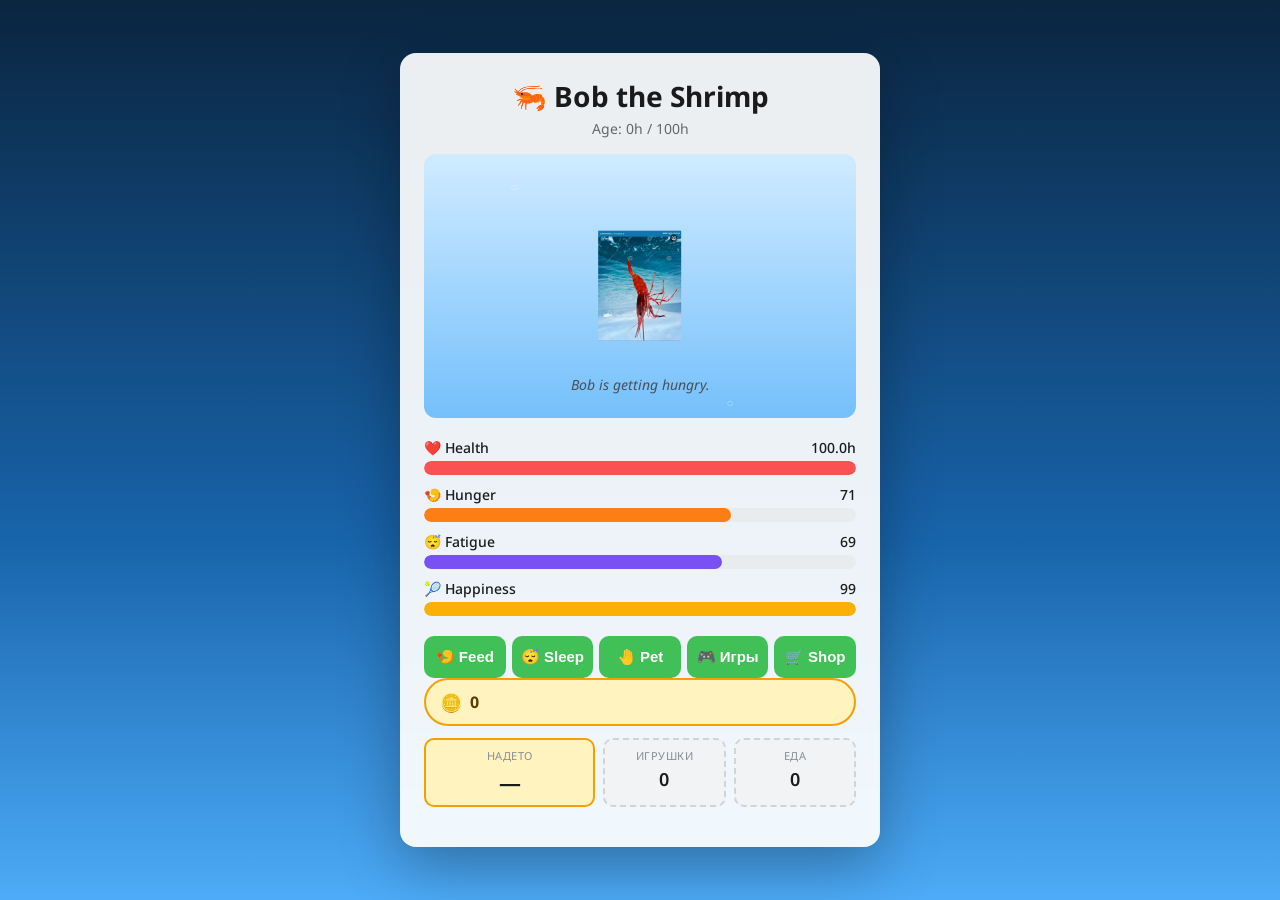
<file: index.html>
<!DOCTYPE html>
<html lang="en">
<head>
  <meta charset="UTF-8" />
  <!-- Mobile-first viewport:
       - viewport-fit=cover     — контент идёт ПОД вырезы iPhone (notch / Dynamic Island)
                                  и под browser chrome при fullscreen
       - maximum-scale=1        — запрет зума при двойном тапе (для тач-игр критично)
       - user-scalable=no       — иначе iOS игнорирует maximum-scale -->
  <meta name="viewport" content="width=device-width, initial-scale=1.0, maximum-scale=1, user-scalable=no, viewport-fit=cover" />
  <meta name="apple-mobile-web-app-capable" content="yes" />
  <meta name="mobile-web-app-capable" content="yes" />
  <meta name="apple-mobile-web-app-status-bar-style" content="black-translucent" />
  <meta name="theme-color" content="#15151b" />
  <title>Bob the Shrimp 🦐</title>
  <!-- Web font with full cyrillic + emoji coverage. Without this, some
       browsers fall back to whatever decorative font the OS ships (e.g.
       Tengwar/Quivira on certain Linux setups), which mangles Cyrillic
       into random glyphs ("Купить" turns into "?..."). Noto Sans from
       Google's CDN covers all three reliably. -->
  <link rel="preconnect" href="https://fonts.googleapis.com">
  <link rel="preconnect" href="https://fonts.gstatic.com" crossorigin>
  <link rel="stylesheet"
        href="https://fonts.googleapis.com/css2?family=Noto+Sans:wght@400;600;700&display=swap"
        crossorigin="anonymous">
  <link rel="stylesheet" href="styles.css" />
</head>
<body>
  <main id="app">
    <header>
      <h1>🦐 Bob the Shrimp</h1>
      <p class="age">Age: <span id="age">0</span>h / 100h</p>
    </header>

    <section class="bob-container">
      <div class="bob-sprite" id="bob-sprite">
        <img class="bob-image" src="assets/bob.png" alt="Bob the Shrimp" />
      </div>
      <p class="status" id="status">Bob is happy!</p>
    </section>

    <section class="stats">
      <div class="stat">
        <label>❤️ Health <span id="health-val">100</span></label>
        <div class="bar"><div class="fill health" id="health-bar"></div></div>
      </div>
      <div class="stat">
        <label>🍤 Hunger <span id="hunger-val">0</span></label>
        <div class="bar"><div class="fill hunger" id="hunger-bar"></div></div>
      </div>
      <div class="stat">
        <label>😴 Fatigue <span id="fatigue-val">0</span></label>
        <div class="bar"><div class="fill fatigue" id="fatigue-bar"></div></div>
      </div>
      <div class="stat">
        <label>🎾 Happiness <span id="happiness-val">100</span></label>
        <div class="bar"><div class="fill happiness" id="happiness-bar"></div></div>
      </div>
    </section>

    <section class="actions">
      <button id="btn-feed">🍤 Feed</button>
      <button id="btn-sleep">😴 Sleep</button>
      <button id="btn-pet">🤚 Pet</button>
      <button id="btn-games">🎮 Игры</button>
      <button id="btn-shop">🛒 Shop</button>
    </section>

    <section class="economy-bar">
      <div class="coins-pill" title="Bob's pocket money">
        <span class="coins-emoji">🪙</span>
        <span id="coins-val">0</span>
      </div>
    </section>

    <section class="inventory-strip" id="inventory-strip" aria-label="Инвентарь">
      <!-- Equipped cosmetic -->
      <div class="inv-slot equipped" id="inv-equipped-slot" title="Надето на Бобе">
        <span class="inv-slot-label">Надето</span>
        <span class="inv-slot-content" id="inv-equipped-content">—</span>
      </div>
      <div class="inv-slot" id="inv-toys-slot" title="Игрушки (открыть магазин)">
        <span class="inv-slot-label">Игрушки</span>
        <span class="inv-slot-content" id="inv-toys-content">0</span>
      </div>
      <div class="inv-slot" id="inv-food-slot" title="Еда в инвентаре">
        <span class="inv-slot-label">Еда</span>
        <span class="inv-slot-content" id="inv-food-content">0</span>
      </div>
    </section>

    <section class="game-over hidden" id="game-over">
      <h2 id="game-over-title">Game Over</h2>
      <p id="game-over-text">Bob lived a full life.</p>
      <button id="btn-new-game">New Game</button>
    </section>

    <section class="minigame-overlay hidden" id="minigame-overlay">
      <div class="minigame-card">
        <div class="minigame-header">
          <h2 id="minigame-title">Mini-game</h2>
          <div class="minigame-timer" id="minigame-timer">2:00</div>
        </div>
        <div id="minigame-body" class="minigame-body"></div>
        <div class="minigame-footer">
          <button id="minigame-start" class="minigame-btn primary">Start</button>
          <button id="minigame-close" class="minigame-btn">Close</button>
        </div>
      </div>
    </section>

    <!-- Games menu: picker that appears when the player taps the 🎮 Игры
         button. Selecting a card launches one of the supported minigames. -->
    <section class="minigame-overlay hidden" id="games-menu">
      <div class="minigame-card games-menu-card">
        <div class="minigame-header">
          <h2>🎮 Выбери игру</h2>
          <div class="coins-pill small" title="Баланс">
            <span class="coins-emoji">🪙</span><span id="games-menu-coins">0</span>
          </div>
        </div>
        <div class="games-menu-grid">
          <button class="game-tile" data-game="flies">
            <span class="game-tile-emoji">🪰</span>
            <span class="game-tile-title">Поймай мух</span>
            <span class="game-tile-rate">1 🪙 за 25 мух</span>
          </button>
          <button class="game-tile" data-game="targets">
            <span class="game-tile-emoji">🎯</span>
            <span class="game-tile-title">Попади в мишени</span>
            <span class="game-tile-rate">2 🪙 за 15 попаданий</span>
          </button>
          <button class="game-tile" data-game="racing">
            <span class="game-tile-emoji">🚗</span>
            <span class="game-tile-title">Гонка от 1-го лица</span>
            <span class="game-tile-rate">1 🪙 за 500 м</span>
          </button>
        </div>
        <p class="games-menu-cap">Лимит за сессию: <strong><span id="games-menu-cap">100</span></strong> 🪙</p>
        <div class="minigame-footer">
          <button id="games-menu-close" class="minigame-btn">Закрыть</button>
        </div>
      </div>
    </section>

    <section class="minigame-overlay hidden" id="shop-overlay">
      <div class="minigame-card shop-card">
        <div class="minigame-header">
          <h2>🛒 Магазин Боба</h2>
          <div class="coins-pill small" title="Баланс">
            <span class="coins-emoji">🪙</span><span id="shop-coins">0</span>
          </div>
        </div>

        <div class="shop-tabs">
          <button class="shop-tab active" data-tab="buy">Купить</button>
          <button class="shop-tab" data-tab="inv">Инвентарь</button>
        </div>

        <div id="shop-body" class="shop-body"></div>

        <div class="minigame-footer">
          <button id="shop-close" class="minigame-btn">Закрыть</button>
        </div>
      </div>
    </section>
  </main>

  <script type="module" src="src/main.js"></script>
</body>
</html>
</file>
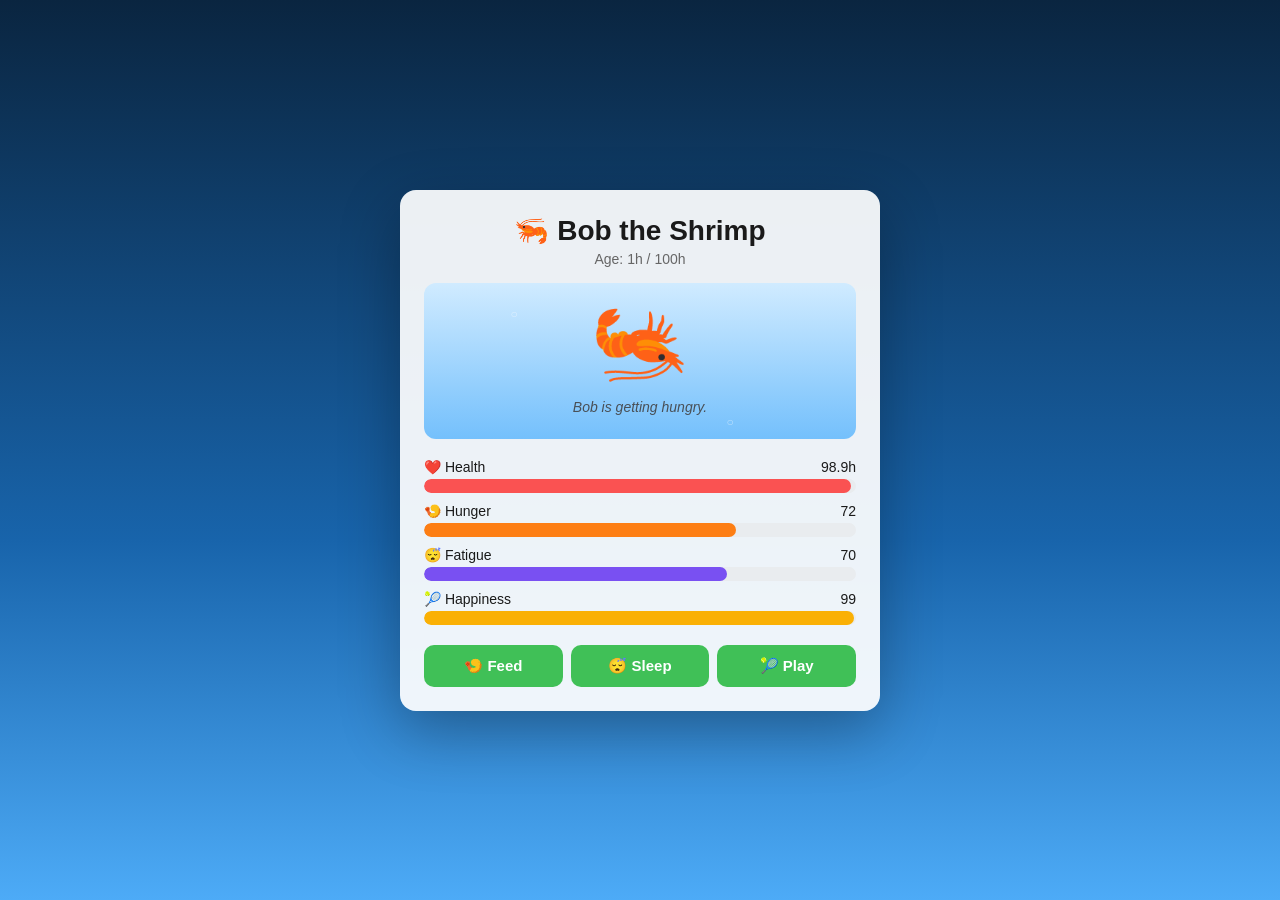
<file: newstart/index.html>
<!DOCTYPE html>
<html lang="en">
<head>
  <meta charset="UTF-8" />
  <meta name="viewport" content="width=device-width, initial-scale=1.0" />
  <title>Bob the Shrimp 🦐</title>
  <link rel="stylesheet" href="styles.css" />
</head>
<body>
  <main id="app">
    <header>
      <h1>🦐 Bob the Shrimp</h1>
      <p class="age">Age: <span id="age">0</span>h / 100h</p>
    </header>

    <section class="bob-container">
      <div class="bob-sprite" id="bob-sprite">🦐</div>
      <p class="status" id="status">Bob is happy!</p>
    </section>

    <section class="stats">
      <div class="stat">
        <label>❤️ Health <span id="health-val">100</span></label>
        <div class="bar"><div class="fill health" id="health-bar"></div></div>
      </div>
      <div class="stat">
        <label>🍤 Hunger <span id="hunger-val">0</span></label>
        <div class="bar"><div class="fill hunger" id="hunger-bar"></div></div>
      </div>
      <div class="stat">
        <label>😴 Fatigue <span id="fatigue-val">0</span></label>
        <div class="bar"><div class="fill fatigue" id="fatigue-bar"></div></div>
      </div>
      <div class="stat">
        <label>🎾 Happiness <span id="happiness-val">100</span></label>
        <div class="bar"><div class="fill happiness" id="happiness-bar"></div></div>
      </div>
    </section>

    <section class="actions">
      <button id="btn-feed">🍤 Feed</button>
      <button id="btn-sleep">😴 Sleep</button>
      <button id="btn-play">🎾 Play</button>
    </section>

    <section class="game-over hidden" id="game-over">
      <h2 id="game-over-title">Game Over</h2>
      <p id="game-over-text">Bob lived a full life.</p>
      <button id="btn-new-game">New Game</button>
    </section>
  </main>

  <script type="module" src="src/main.js"></script>
</body>
</html>
</file>
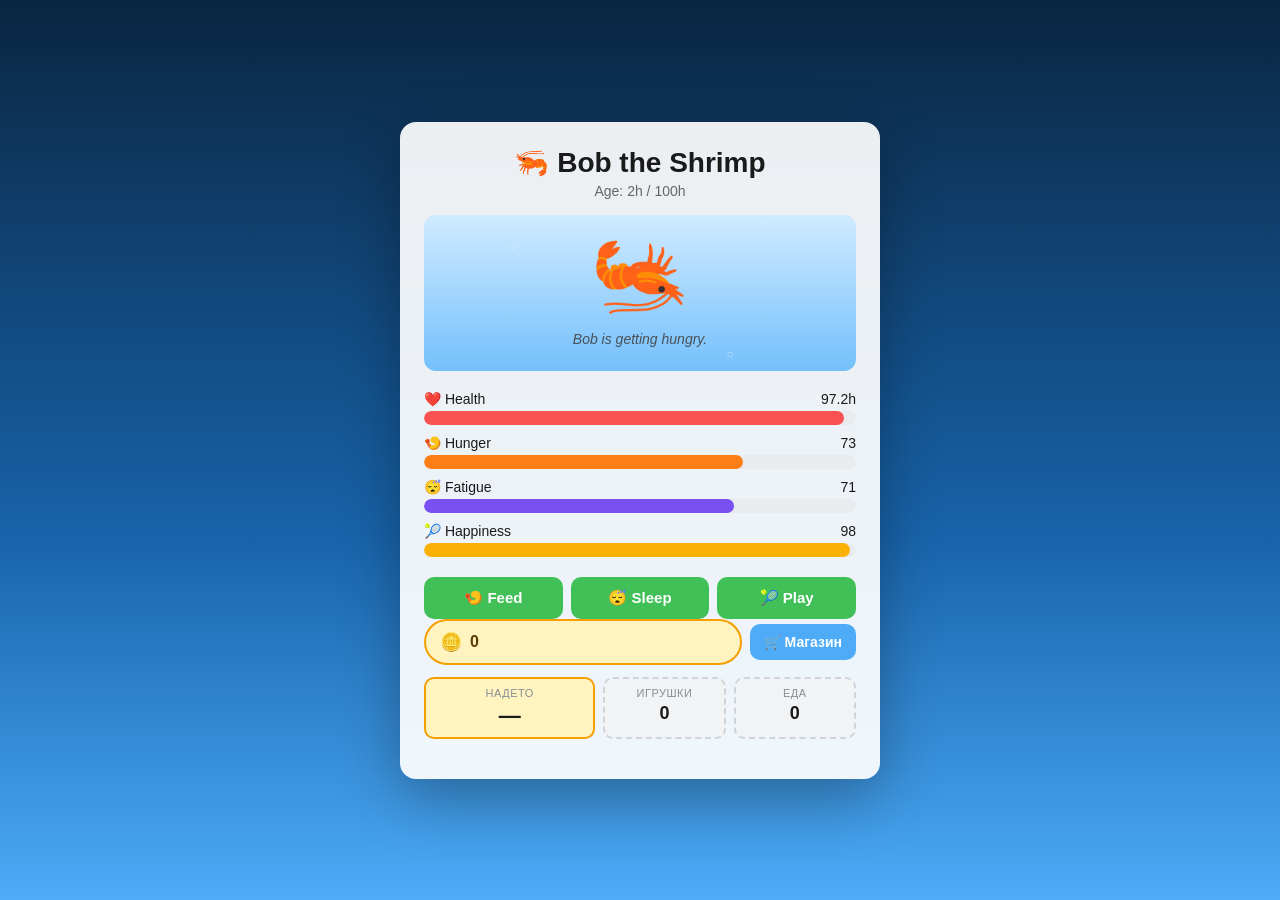
<file: feature/economy-and-shop/index.html>
<!DOCTYPE html>
<html lang="en">
<head>
  <meta charset="UTF-8" />
  <meta name="viewport" content="width=device-width, initial-scale=1.0" />
  <title>Bob the Shrimp 🦐</title>
  <link rel="stylesheet" href="styles.css" />
</head>
<body>
  <main id="app">
    <header>
      <h1>🦐 Bob the Shrimp</h1>
      <p class="age">Age: <span id="age">0</span>h / 100h</p>
    </header>

    <section class="bob-container">
      <div class="bob-sprite" id="bob-sprite">🦐</div>
      <p class="status" id="status">Bob is happy!</p>
    </section>

    <section class="stats">
      <div class="stat">
        <label>❤️ Health <span id="health-val">100</span></label>
        <div class="bar"><div class="fill health" id="health-bar"></div></div>
      </div>
      <div class="stat">
        <label>🍤 Hunger <span id="hunger-val">0</span></label>
        <div class="bar"><div class="fill hunger" id="hunger-bar"></div></div>
      </div>
      <div class="stat">
        <label>😴 Fatigue <span id="fatigue-val">0</span></label>
        <div class="bar"><div class="fill fatigue" id="fatigue-bar"></div></div>
      </div>
      <div class="stat">
        <label>🎾 Happiness <span id="happiness-val">100</span></label>
        <div class="bar"><div class="fill happiness" id="happiness-bar"></div></div>
      </div>
    </section>

    <section class="actions">
      <button id="btn-feed">🍤 Feed</button>
      <button id="btn-sleep">😴 Sleep</button>
      <button id="btn-play">🎾 Play</button>
    </section>

    <section class="economy-bar">
      <div class="coins-pill" title="Bob's pocket money">
        <span class="coins-emoji">🪙</span>
        <span id="coins-val">0</span>
      </div>
      <button id="btn-shop" class="shop-btn">🛒 Магазин</button>
    </section>

    <section class="inventory-strip" id="inventory-strip" aria-label="Инвентарь">
      <!-- Equipped cosmetic -->
      <div class="inv-slot equipped" id="inv-equipped-slot" title="Надето на Бобе">
        <span class="inv-slot-label">Надето</span>
        <span class="inv-slot-content" id="inv-equipped-content">—</span>
      </div>
      <div class="inv-slot" id="inv-toys-slot" title="Игрушки (открыть магазин)">
        <span class="inv-slot-label">Игрушки</span>
        <span class="inv-slot-content" id="inv-toys-content">0</span>
      </div>
      <div class="inv-slot" id="inv-food-slot" title="Еда в инвентаре">
        <span class="inv-slot-label">Еда</span>
        <span class="inv-slot-content" id="inv-food-content">0</span>
      </div>
    </section>

    <section class="game-over hidden" id="game-over">
      <h2 id="game-over-title">Game Over</h2>
      <p id="game-over-text">Bob lived a full life.</p>
      <button id="btn-new-game">New Game</button>
    </section>

    <section class="minigame-overlay hidden" id="minigame-overlay">
      <div class="minigame-card">
        <div class="minigame-header">
          <h2 id="minigame-title">Mini-game</h2>
          <div class="minigame-timer" id="minigame-timer">2:00</div>
        </div>
        <div id="minigame-body" class="minigame-body"></div>
        <div class="minigame-footer">
          <button id="minigame-start" class="minigame-btn primary">Start</button>
          <button id="minigame-close" class="minigame-btn">Close</button>
        </div>
      </div>
    </section>

    <section class="minigame-overlay hidden" id="shop-overlay">
      <div class="minigame-card shop-card">
        <div class="minigame-header">
          <h2>🛒 Магазин Боба</h2>
          <div class="coins-pill small" title="Баланс">
            <span class="coins-emoji">🪙</span><span id="shop-coins">0</span>
          </div>
        </div>

        <div class="shop-tabs">
          <button class="shop-tab active" data-tab="buy">Купить</button>
          <button class="shop-tab" data-tab="inv">Инвентарь</button>
        </div>

        <div id="shop-body" class="shop-body"></div>

        <div class="minigame-footer">
          <button id="shop-close" class="minigame-btn">Закрыть</button>
        </div>
      </div>
    </section>
  </main>

  <script type="module" src="src/main.js"></script>
</body>
</html>
</file>
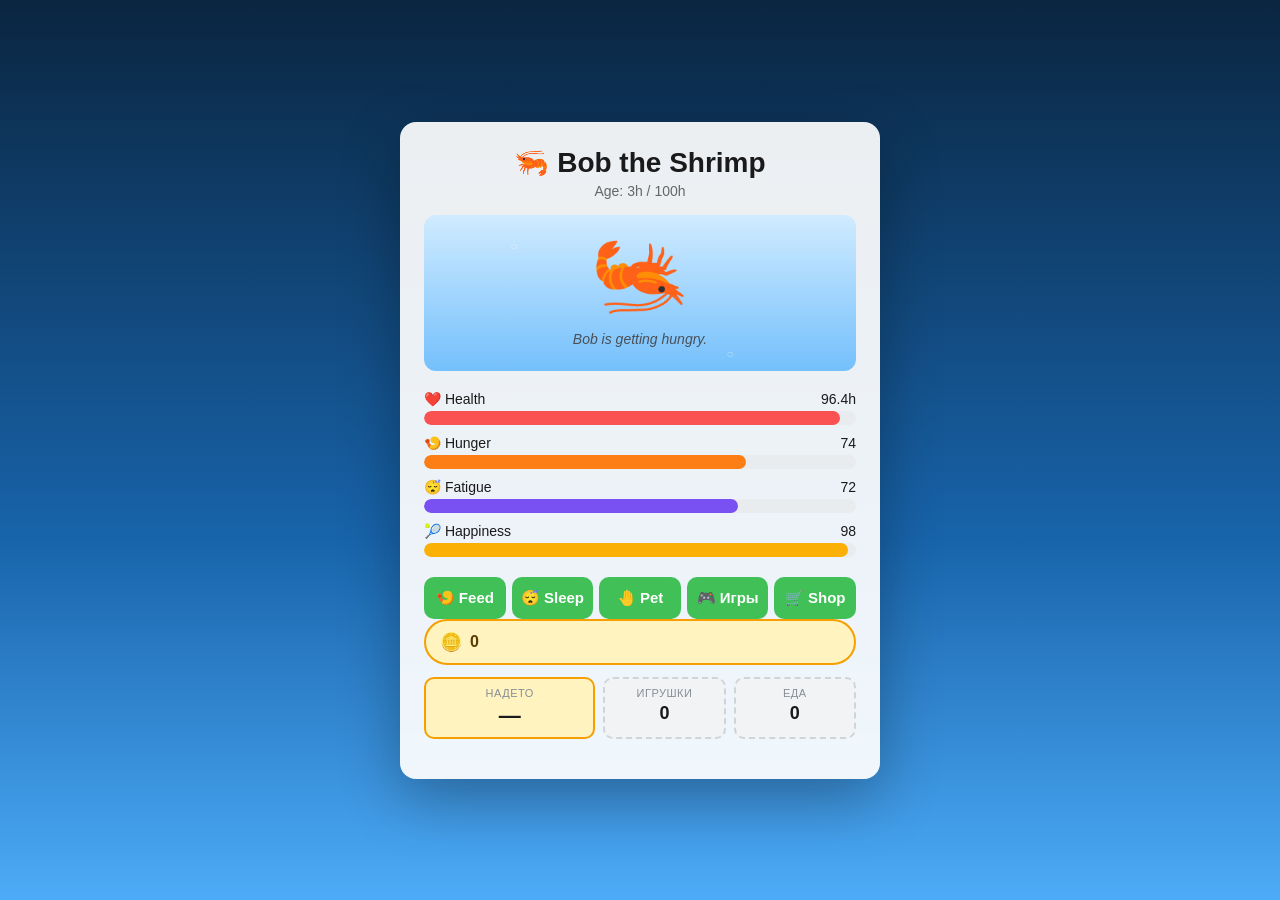
<file: feature/games-menu-and-emoji-sprite/index.html>
<!DOCTYPE html>
<html lang="en">
<head>
  <meta charset="UTF-8" />
  <meta name="viewport" content="width=device-width, initial-scale=1.0" />
  <title>Bob the Shrimp 🦐</title>
  <link rel="stylesheet" href="styles.css" />
</head>
<body>
  <main id="app">
    <header>
      <h1>🦐 Bob the Shrimp</h1>
      <p class="age">Age: <span id="age">0</span>h / 100h</p>
    </header>

    <section class="bob-container">
      <div class="bob-sprite" id="bob-sprite">
        <span class="bob-sprite-emoji" aria-hidden="true">🦐</span>
      </div>
      <p class="status" id="status">Bob is happy!</p>
    </section>

    <section class="stats">
      <div class="stat">
        <label>❤️ Health <span id="health-val">100</span></label>
        <div class="bar"><div class="fill health" id="health-bar"></div></div>
      </div>
      <div class="stat">
        <label>🍤 Hunger <span id="hunger-val">0</span></label>
        <div class="bar"><div class="fill hunger" id="hunger-bar"></div></div>
      </div>
      <div class="stat">
        <label>😴 Fatigue <span id="fatigue-val">0</span></label>
        <div class="bar"><div class="fill fatigue" id="fatigue-bar"></div></div>
      </div>
      <div class="stat">
        <label>🎾 Happiness <span id="happiness-val">100</span></label>
        <div class="bar"><div class="fill happiness" id="happiness-bar"></div></div>
      </div>
    </section>

    <section class="actions">
      <button id="btn-feed">🍤 Feed</button>
      <button id="btn-sleep">😴 Sleep</button>
      <button id="btn-pet">🤚 Pet</button>
      <button id="btn-games">🎮 Игры</button>
      <button id="btn-shop">🛒 Shop</button>
    </section>

    <section class="economy-bar">
      <div class="coins-pill" title="Bob's pocket money">
        <span class="coins-emoji">🪙</span>
        <span id="coins-val">0</span>
      </div>
    </section>

    <section class="inventory-strip" id="inventory-strip" aria-label="Инвентарь">
      <!-- Equipped cosmetic -->
      <div class="inv-slot equipped" id="inv-equipped-slot" title="Надето на Бобе">
        <span class="inv-slot-label">Надето</span>
        <span class="inv-slot-content" id="inv-equipped-content">—</span>
      </div>
      <div class="inv-slot" id="inv-toys-slot" title="Игрушки (открыть магазин)">
        <span class="inv-slot-label">Игрушки</span>
        <span class="inv-slot-content" id="inv-toys-content">0</span>
      </div>
      <div class="inv-slot" id="inv-food-slot" title="Еда в инвентаре">
        <span class="inv-slot-label">Еда</span>
        <span class="inv-slot-content" id="inv-food-content">0</span>
      </div>
    </section>

    <section class="game-over hidden" id="game-over">
      <h2 id="game-over-title">Game Over</h2>
      <p id="game-over-text">Bob lived a full life.</p>
      <button id="btn-new-game">New Game</button>
    </section>

    <section class="minigame-overlay hidden" id="minigame-overlay">
      <div class="minigame-card">
        <div class="minigame-header">
          <h2 id="minigame-title">Mini-game</h2>
          <div class="minigame-timer" id="minigame-timer">2:00</div>
        </div>
        <div id="minigame-body" class="minigame-body"></div>
        <div class="minigame-footer">
          <button id="minigame-start" class="minigame-btn primary">Start</button>
          <button id="minigame-close" class="minigame-btn">Close</button>
        </div>
      </div>
    </section>

    <!-- Games menu: picker that appears when the player taps the 🎮 Игры
         button. Selecting a card launches one of the supported minigames. -->
    <section class="minigame-overlay hidden" id="games-menu">
      <div class="minigame-card games-menu-card">
        <div class="minigame-header">
          <h2>🎮 Выбери игру</h2>
          <div class="coins-pill small" title="Баланс">
            <span class="coins-emoji">🪙</span><span id="games-menu-coins">0</span>
          </div>
        </div>
        <div class="games-menu-grid">
          <button class="game-tile" data-game="flies">
            <span class="game-tile-emoji">🪰</span>
            <span class="game-tile-title">Поймай мух</span>
            <span class="game-tile-rate">1 🪙 за 25 мух</span>
          </button>
          <button class="game-tile" data-game="targets">
            <span class="game-tile-emoji">🎯</span>
            <span class="game-tile-title">Попади в мишени</span>
            <span class="game-tile-rate">2 🪙 за 15 попаданий</span>
          </button>
        </div>
        <p class="games-menu-cap">Лимит за сессию: <strong><span id="games-menu-cap">100</span></strong> 🪙</p>
        <div class="minigame-footer">
          <button id="games-menu-close" class="minigame-btn">Закрыть</button>
        </div>
      </div>
    </section>

    <section class="minigame-overlay hidden" id="shop-overlay">
      <div class="minigame-card shop-card">
        <div class="minigame-header">
          <h2>🛒 Магазин Боба</h2>
          <div class="coins-pill small" title="Баланс">
            <span class="coins-emoji">🪙</span><span id="shop-coins">0</span>
          </div>
        </div>

        <div class="shop-tabs">
          <button class="shop-tab active" data-tab="buy">Купить</button>
          <button class="shop-tab" data-tab="inv">Инвентарь</button>
        </div>

        <div id="shop-body" class="shop-body"></div>

        <div class="minigame-footer">
          <button id="shop-close" class="minigame-btn">Закрыть</button>
        </div>
      </div>
    </section>
  </main>

  <script type="module" src="src/main.js"></script>
</body>
</html>
</file>
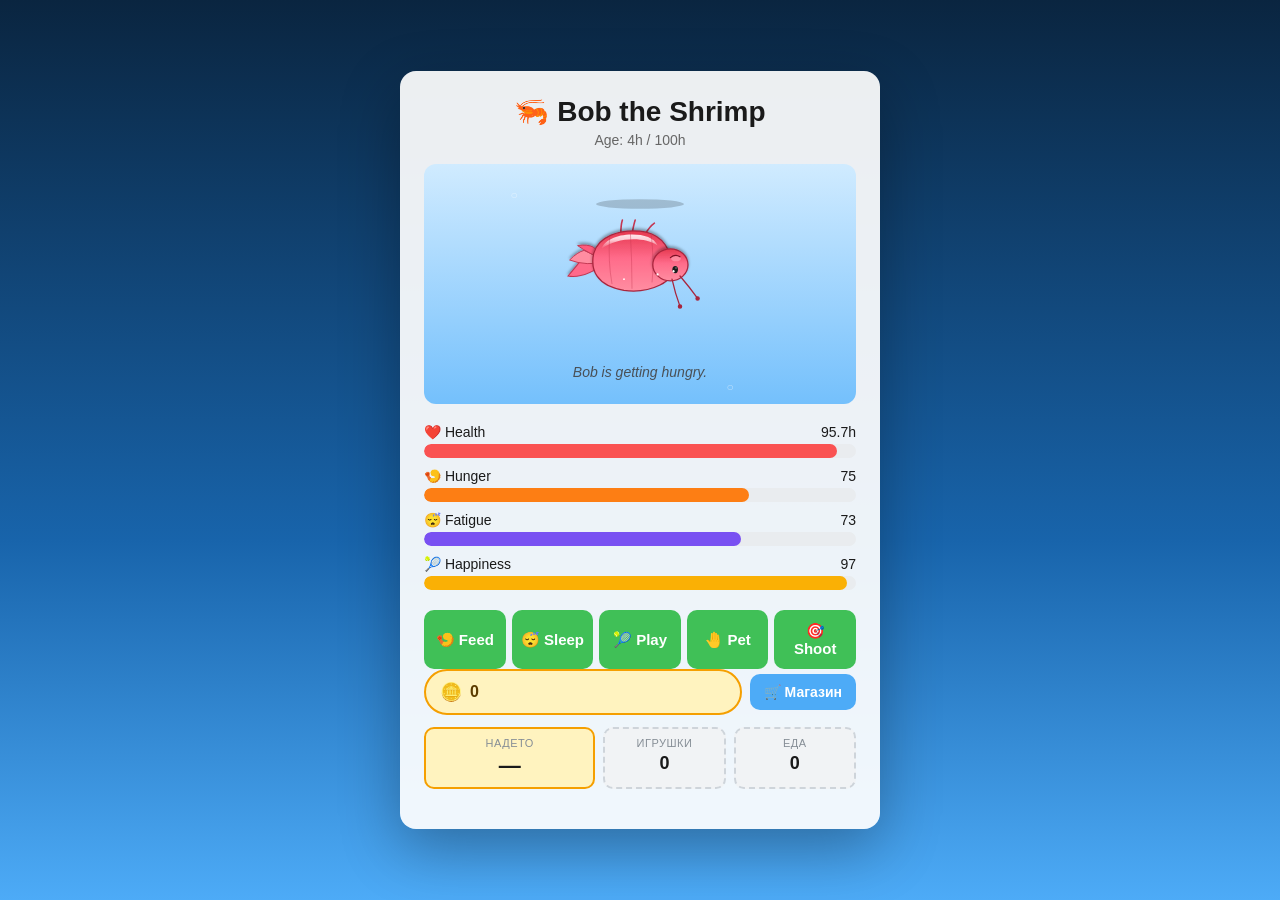
<file: feature/svg-pet-targets/index.html>
<!DOCTYPE html>
<html lang="en">
<head>
  <meta charset="UTF-8" />
  <meta name="viewport" content="width=device-width, initial-scale=1.0" />
  <title>Bob the Shrimp 🦐</title>
  <link rel="stylesheet" href="styles.css" />
</head>
<body>
  <main id="app">
    <header>
      <h1>🦐 Bob the Shrimp</h1>
      <p class="age">Age: <span id="age">0</span>h / 100h</p>
    </header>

    <section class="bob-container">
      <div class="bob-sprite" id="bob-sprite"><img src="assets/bob.svg" alt="Bob the Shrimp" class="bob-image" /></div>
      <p class="status" id="status">Bob is happy!</p>
    </section>

    <section class="stats">
      <div class="stat">
        <label>❤️ Health <span id="health-val">100</span></label>
        <div class="bar"><div class="fill health" id="health-bar"></div></div>
      </div>
      <div class="stat">
        <label>🍤 Hunger <span id="hunger-val">0</span></label>
        <div class="bar"><div class="fill hunger" id="hunger-bar"></div></div>
      </div>
      <div class="stat">
        <label>😴 Fatigue <span id="fatigue-val">0</span></label>
        <div class="bar"><div class="fill fatigue" id="fatigue-bar"></div></div>
      </div>
      <div class="stat">
        <label>🎾 Happiness <span id="happiness-val">100</span></label>
        <div class="bar"><div class="fill happiness" id="happiness-bar"></div></div>
      </div>
    </section>

    <section class="actions">
      <button id="btn-feed">🍤 Feed</button>
      <button id="btn-sleep">😴 Sleep</button>
      <button id="btn-play">🎾 Play</button>
      <button id="btn-pet">🤚 Pet</button>
      <button id="btn-shoot">🎯 Shoot</button>
    </section>

    <section class="economy-bar">
      <div class="coins-pill" title="Bob's pocket money">
        <span class="coins-emoji">🪙</span>
        <span id="coins-val">0</span>
      </div>
      <button id="btn-shop" class="shop-btn">🛒 Магазин</button>
    </section>

    <section class="inventory-strip" id="inventory-strip" aria-label="Инвентарь">
      <!-- Equipped cosmetic -->
      <div class="inv-slot equipped" id="inv-equipped-slot" title="Надето на Бобе">
        <span class="inv-slot-label">Надето</span>
        <span class="inv-slot-content" id="inv-equipped-content">—</span>
      </div>
      <div class="inv-slot" id="inv-toys-slot" title="Игрушки (открыть магазин)">
        <span class="inv-slot-label">Игрушки</span>
        <span class="inv-slot-content" id="inv-toys-content">0</span>
      </div>
      <div class="inv-slot" id="inv-food-slot" title="Еда в инвентаре">
        <span class="inv-slot-label">Еда</span>
        <span class="inv-slot-content" id="inv-food-content">0</span>
      </div>
    </section>

    <section class="game-over hidden" id="game-over">
      <h2 id="game-over-title">Game Over</h2>
      <p id="game-over-text">Bob lived a full life.</p>
      <button id="btn-new-game">New Game</button>
    </section>

    <section class="minigame-overlay hidden" id="minigame-overlay">
      <div class="minigame-card">
        <div class="minigame-header">
          <h2 id="minigame-title">Mini-game</h2>
          <div class="minigame-timer" id="minigame-timer">2:00</div>
        </div>
        <div id="minigame-body" class="minigame-body"></div>
        <div class="minigame-footer">
          <button id="minigame-start" class="minigame-btn primary">Start</button>
          <button id="minigame-close" class="minigame-btn">Close</button>
        </div>
      </div>
    </section>

    <section class="minigame-overlay hidden" id="shop-overlay">
      <div class="minigame-card shop-card">
        <div class="minigame-header">
          <h2>🛒 Магазин Боба</h2>
          <div class="coins-pill small" title="Баланс">
            <span class="coins-emoji">🪙</span><span id="shop-coins">0</span>
          </div>
        </div>

        <div class="shop-tabs">
          <button class="shop-tab active" data-tab="buy">Купить</button>
          <button class="shop-tab" data-tab="inv">Инвентарь</button>
        </div>

        <div id="shop-body" class="shop-body"></div>

        <div class="minigame-footer">
          <button id="shop-close" class="minigame-btn">Закрыть</button>
        </div>
      </div>
    </section>
  </main>

  <script type="module" src="src/main.js"></script>
</body>
</html>
</file>
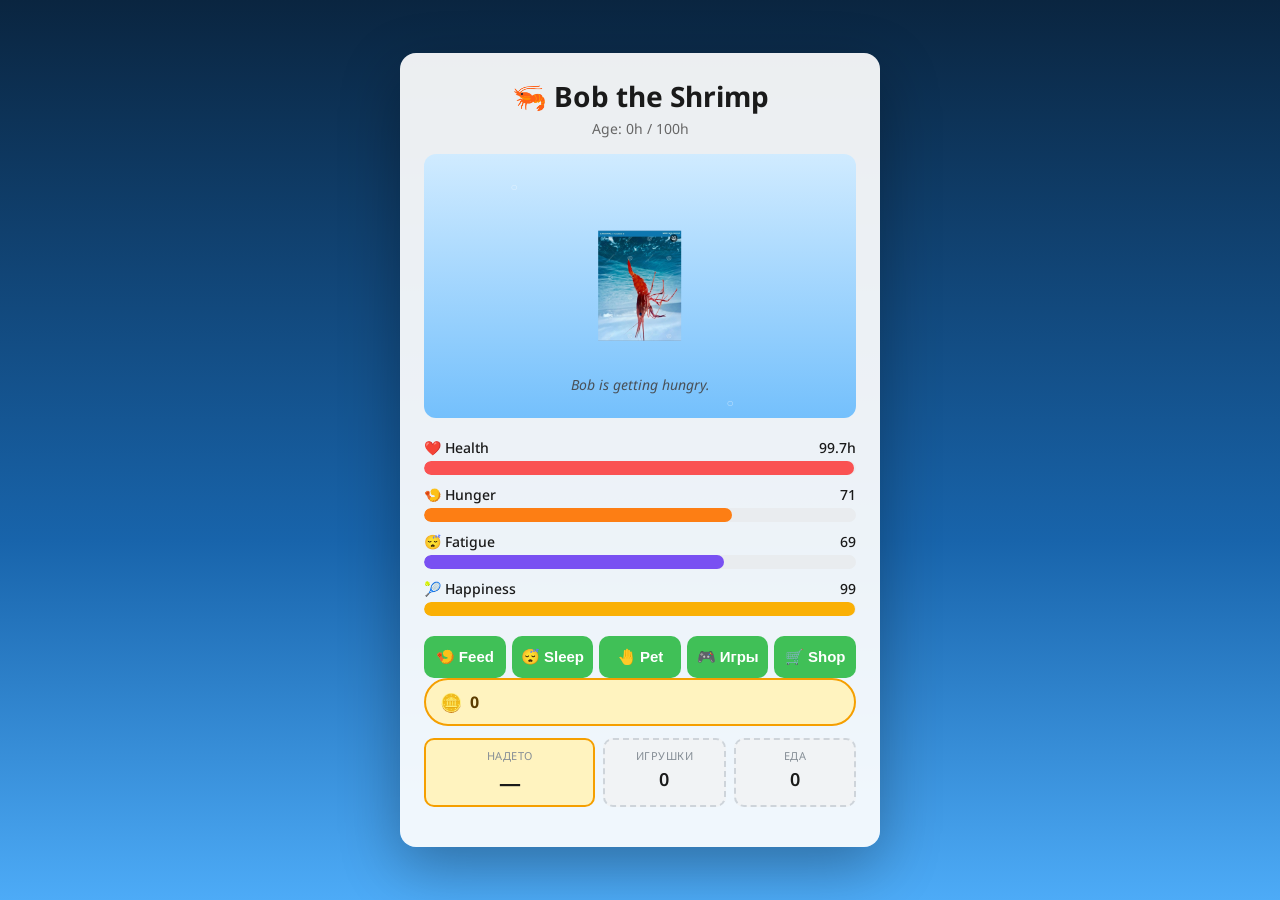
<file: fix/font-and-bob-svg/index.html>
<!DOCTYPE html>
<html lang="en">
<head>
  <meta charset="UTF-8" />
  <meta name="viewport" content="width=device-width, initial-scale=1.0" />
  <title>Bob the Shrimp 🦐</title>
  <!-- Web font with full cyrillic + emoji coverage. Without this, some
       browsers fall back to whatever decorative font the OS ships (e.g.
       Tengwar/Quivira on certain Linux setups), which mangles Cyrillic
       into random glyphs ("Купить" turns into "?..."). Noto Sans from
       Google's CDN covers all three reliably. -->
  <link rel="preconnect" href="https://fonts.googleapis.com">
  <link rel="preconnect" href="https://fonts.gstatic.com" crossorigin>
  <link rel="stylesheet"
        href="https://fonts.googleapis.com/css2?family=Noto+Sans:wght@400;600;700&display=swap"
        crossorigin="anonymous">
  <link rel="stylesheet" href="styles.css" />
</head>
<body>
  <main id="app">
    <header>
      <h1>🦐 Bob the Shrimp</h1>
      <p class="age">Age: <span id="age">0</span>h / 100h</p>
    </header>

    <section class="bob-container">
      <div class="bob-sprite" id="bob-sprite">
        <img class="bob-image" src="assets/bob.png" alt="Bob the Shrimp" />
      </div>
      <p class="status" id="status">Bob is happy!</p>
    </section>

    <section class="stats">
      <div class="stat">
        <label>❤️ Health <span id="health-val">100</span></label>
        <div class="bar"><div class="fill health" id="health-bar"></div></div>
      </div>
      <div class="stat">
        <label>🍤 Hunger <span id="hunger-val">0</span></label>
        <div class="bar"><div class="fill hunger" id="hunger-bar"></div></div>
      </div>
      <div class="stat">
        <label>😴 Fatigue <span id="fatigue-val">0</span></label>
        <div class="bar"><div class="fill fatigue" id="fatigue-bar"></div></div>
      </div>
      <div class="stat">
        <label>🎾 Happiness <span id="happiness-val">100</span></label>
        <div class="bar"><div class="fill happiness" id="happiness-bar"></div></div>
      </div>
    </section>

    <section class="actions">
      <button id="btn-feed">🍤 Feed</button>
      <button id="btn-sleep">😴 Sleep</button>
      <button id="btn-pet">🤚 Pet</button>
      <button id="btn-games">🎮 Игры</button>
      <button id="btn-shop">🛒 Shop</button>
    </section>

    <section class="economy-bar">
      <div class="coins-pill" title="Bob's pocket money">
        <span class="coins-emoji">🪙</span>
        <span id="coins-val">0</span>
      </div>
    </section>

    <section class="inventory-strip" id="inventory-strip" aria-label="Инвентарь">
      <!-- Equipped cosmetic -->
      <div class="inv-slot equipped" id="inv-equipped-slot" title="Надето на Бобе">
        <span class="inv-slot-label">Надето</span>
        <span class="inv-slot-content" id="inv-equipped-content">—</span>
      </div>
      <div class="inv-slot" id="inv-toys-slot" title="Игрушки (открыть магазин)">
        <span class="inv-slot-label">Игрушки</span>
        <span class="inv-slot-content" id="inv-toys-content">0</span>
      </div>
      <div class="inv-slot" id="inv-food-slot" title="Еда в инвентаре">
        <span class="inv-slot-label">Еда</span>
        <span class="inv-slot-content" id="inv-food-content">0</span>
      </div>
    </section>

    <section class="game-over hidden" id="game-over">
      <h2 id="game-over-title">Game Over</h2>
      <p id="game-over-text">Bob lived a full life.</p>
      <button id="btn-new-game">New Game</button>
    </section>

    <section class="minigame-overlay hidden" id="minigame-overlay">
      <div class="minigame-card">
        <div class="minigame-header">
          <h2 id="minigame-title">Mini-game</h2>
          <div class="minigame-timer" id="minigame-timer">2:00</div>
        </div>
        <div id="minigame-body" class="minigame-body"></div>
        <div class="minigame-footer">
          <button id="minigame-start" class="minigame-btn primary">Start</button>
          <button id="minigame-close" class="minigame-btn">Close</button>
        </div>
      </div>
    </section>

    <!-- Games menu: picker that appears when the player taps the 🎮 Игры
         button. Selecting a card launches one of the supported minigames. -->
    <section class="minigame-overlay hidden" id="games-menu">
      <div class="minigame-card games-menu-card">
        <div class="minigame-header">
          <h2>🎮 Выбери игру</h2>
          <div class="coins-pill small" title="Баланс">
            <span class="coins-emoji">🪙</span><span id="games-menu-coins">0</span>
          </div>
        </div>
        <div class="games-menu-grid">
          <button class="game-tile" data-game="flies">
            <span class="game-tile-emoji">🪰</span>
            <span class="game-tile-title">Поймай мух</span>
            <span class="game-tile-rate">1 🪙 за 25 мух</span>
          </button>
          <button class="game-tile" data-game="targets">
            <span class="game-tile-emoji">🎯</span>
            <span class="game-tile-title">Попади в мишени</span>
            <span class="game-tile-rate">2 🪙 за 15 попаданий</span>
          </button>
        </div>
        <p class="games-menu-cap">Лимит за сессию: <strong><span id="games-menu-cap">100</span></strong> 🪙</p>
        <div class="minigame-footer">
          <button id="games-menu-close" class="minigame-btn">Закрыть</button>
        </div>
      </div>
    </section>

    <section class="minigame-overlay hidden" id="shop-overlay">
      <div class="minigame-card shop-card">
        <div class="minigame-header">
          <h2>🛒 Магазин Боба</h2>
          <div class="coins-pill small" title="Баланс">
            <span class="coins-emoji">🪙</span><span id="shop-coins">0</span>
          </div>
        </div>

        <div class="shop-tabs">
          <button class="shop-tab active" data-tab="buy">Купить</button>
          <button class="shop-tab" data-tab="inv">Инвентарь</button>
        </div>

        <div id="shop-body" class="shop-body"></div>

        <div class="minigame-footer">
          <button id="shop-close" class="minigame-btn">Закрыть</button>
        </div>
      </div>
    </section>
  </main>

  <script type="module" src="src/main.js"></script>
</body>
</html>
</file>
<file: styles.css>
/* Bob the Shrimp — v1 styles */

:root {
  --bg-deep: #0a2540;
  --bg-mid: #1864ab;
  --bg-light: #4dabf7;
  --panel: rgba(255, 255, 255, 0.92);
  --text: #1a1a1a;
  --health: #fa5252;
  --hunger: #fd7e14;
  --fatigue: #7950f2;
  --happiness: #fab005;
  --good: #40c057;
  /* Floating sickness indicators */
  --sickness-color: #e03131;
}

/* --- Random sickness indicators --- */
.sickness-indicator {
  pointer-events: none;
  font-weight: 700;
  font-size: 1.5rem;
  color: var(--sickness-color);
  text-shadow: 0 1px 2px rgba(0,0,0,0.4), 0 0 6px rgba(224,49,49,0.4);
  animation: sickness-float 1.2s ease-out forwards;
  z-index: 10;
}

.sickness-hunger  { color: var(--hunger);   text-shadow: 0 1px 2px rgba(0,0,0,0.4), 0 0 6px rgba(253,126,20,0.4); }
.sickness-fatigue { color: var(--fatigue);  text-shadow: 0 1px 2px rgba(0,0,0,0.4), 0 0 6px rgba(121,80,242,0.4); }
.sickness-health  { color: var(--health);   text-shadow: 0 1px 2px rgba(0,0,0,0.4), 0 0 6px rgba(250,82,82,0.5); }

/* Floating petting indicator */
.pet-indicator {
  pointer-events: none;
  font-weight: 700;
  font-size: 1.5rem;
  color: #2f9e44;
  text-shadow: 0 1px 2px rgba(0,0,0,0.4), 0 0 6px rgba(64,192,87,0.4);
  animation: sickness-float 1.2s ease-out forwards;
  z-index: 10;
}

@keyframes sickness-float {
  0%   { opacity: 0;   transform: translate(-50%, 10px) scale(0.6); }
  20%  { opacity: 1;   transform: translate(-50%, -10px) scale(1.15); }
  100% { opacity: 0;   transform: translate(-50%, -60px) scale(1); }
}

* { box-sizing: border-box; }

body {
  margin: 0;
  font-family: "Noto Sans", -apple-system, BlinkMacSystemFont, "Segoe UI", Roboto, sans-serif;
  background: linear-gradient(180deg, var(--bg-deep) 0%, var(--bg-mid) 60%, var(--bg-light) 100%);
  min-height: 100vh;
  color: var(--text);
  display: flex;
  align-items: center;
  justify-content: center;
  padding: 20px;
}

#app {
  background: var(--panel);
  border-radius: 16px;
  padding: 24px;
  max-width: 480px;
  width: 100%;
  box-shadow: 0 20px 60px rgba(0, 0, 0, 0.3);
}

header {
  text-align: center;
  margin-bottom: 16px;
}

h1 {
  margin: 0 0 4px;
  font-size: 28px;
}

.age {
  margin: 0;
  color: #666;
  font-size: 14px;
}

.bob-container {
  text-align: center;
  background: linear-gradient(180deg, #d0ebff 0%, #74c0fc 100%);
  border-radius: 12px;
  padding: 24px 16px;
  margin-bottom: 20px;
  position: relative;
  overflow: hidden;
}

.bob-container::before,
.bob-container::after {
  content: "○";
  position: absolute;
  color: rgba(255, 255, 255, 0.5);
  font-size: 12px;
  animation: bubble 6s linear infinite;
}

.bob-container::before { left: 20%; animation-delay: 0s; }
.bob-container::after  { left: 70%; animation-delay: 3s; }

@keyframes bubble {
  0%   { bottom: -20px; opacity: 0; }
  10%  { opacity: 1; }
  90%  { opacity: 1; }
  100% { bottom: 110%; opacity: 0; }
}

.bob-sprite {
  font-size: 80px;
  line-height: 1;
  transition: transform 0.2s;
  display: inline-block;
  position: relative;
  min-height: 180px;
}
/* Emoji sprite (default). If you ever want to swap in a real photo/PDF,
   replace the markup in index.html with an <img class="bob-image"> and the
   rule below will style it. The same .bob-sprite.happy / .sad / .dead
   classes already work for both. */
.bob-sprite-emoji {
  display: inline-block;
}
.bob-image {
  /* PNG sprite (transparent silhouette). Width-driven, keeps aspect ratio
     (256x554 portrait). CSS adjusts for narrow screens via max-width. */
  width: auto;
  height: 180px;
  max-width: 100%;
  display: block;
  margin: 0 auto;
  user-select: none;
  pointer-events: none;
  /* No background: alpha-channel transparent pixels stay transparent */
  background: transparent;
}

.bob-sprite.happy { animation: wiggle 1s ease-in-out infinite; }
.bob-sprite.sad   { transform: rotate(180deg); }
.bob-sprite.dead  { transform: rotate(90deg); filter: grayscale(1); }

@keyframes wiggle {
  0%, 100% { transform: translateY(0) rotate(0deg); }
  50%      { transform: translateY(-8px) rotate(5deg); }
}

.status {
  margin: 12px 0 0;
  font-size: 14px;
  color: #495057;
  font-style: italic;
}

.stats {
  display: flex;
  flex-direction: column;
  gap: 10px;
  margin-bottom: 20px;
}

.stat label {
  display: flex;
  justify-content: space-between;
  font-size: 14px;
  margin-bottom: 4px;
  font-weight: 500;
}

.bar {
  background: #e9ecef;
  border-radius: 8px;
  height: 14px;
  overflow: hidden;
}

.fill {
  height: 100%;
  width: 100%;
  border-radius: 8px;
  transition: width 0.3s ease, background 0.3s ease;
}

.fill.health    { background: var(--health); }
.fill.hunger    { background: var(--hunger); }
.fill.fatigue   { background: var(--fatigue); }
.fill.happiness { background: var(--happiness); }

.actions {
  display: grid;
  grid-template-columns: repeat(5, 1fr);
  gap: 6px;
}
@media (max-width: 380px) {
  .actions { grid-template-columns: repeat(3, 1fr); }
}

button {
  padding: 12px 8px;
  font-size: 15px;
  font-weight: 600;
  border: none;
  border-radius: 10px;
  background: var(--good);
  color: white;
  cursor: pointer;
  transition: transform 0.1s, background 0.2s;
}

button:hover  { background: #2f9e44; }
button:active { transform: scale(0.96); }
button:disabled {
  background: #adb5bd;
  cursor: not-allowed;
  transform: none;
}

.game-over {
  text-align: center;
  padding: 20px;
  background: #fff3bf;
  border-radius: 12px;
  margin-top: 16px;
}

.game-over h2 {
  margin: 0 0 8px;
  color: #c92a2a;
}

.game-over.hidden {
  display: none;
}

#btn-new-game {
  background: #c92a2a;
  margin-top: 12px;
}
#btn-new-game:hover { background: #a61e1e; }

/* --- Minigame overlay --- */
.minigame-overlay {
  position: fixed;
  inset: 0;
  /* Заполняем «безопасную» зону (iPhone notch / Dynamic Island), когда
     viewport-fit=cover. env(safe-area-inset-*) корректно равен 0 на
     устройствах без выреза и >0 на iPhone X+. */
  padding:
    max(16px, env(safe-area-inset-top))
    max(16px, env(safe-area-inset-right))
    max(16px, env(safe-area-inset-bottom))
    max(16px, env(safe-area-inset-left));
  background: rgba(0, 0, 0, 0.55);
  display: flex;
  align-items: center;
  justify-content: center;
  z-index: 100;
}
.minigame-overlay.hidden { display: none; }

.minigame-card {
  background: linear-gradient(180deg, #d0ebff 0%, #74c0fc 100%);
  border-radius: 16px;
  padding: 16px;
  width: 100%;
  max-width: 480px;
  max-height: 90vh;
  display: flex;
  flex-direction: column;
  box-shadow: 0 20px 60px rgba(0, 0, 0, 0.5);
}

/* В альбомной ориентации на мобиле растягиваем модалку на весь экран —
   иначе карточка 480×max-height оставляет черные полосы по бокам, и
   мир FPV-гонки выглядит как «почтовая марка». */
@media (orientation: landscape) and (max-height: 600px) {
  .minigame-overlay {
    padding: 8px;
    background: #000;
  }
  .minigame-card {
    max-width: none;
    max-height: none;
    width: 100%;
    height: 100%;
    border-radius: 8px;
    padding: 8px;
  }
  .minigame-body { flex: 1; min-height: 0; }
}

.minigame-header {
  display: flex;
  align-items: center;
  justify-content: space-between;
  margin-bottom: 12px;
}
.minigame-header h2 { margin: 0; font-size: 20px; }
.minigame-timer {
  background: rgba(0, 0, 0, 0.7);
  color: #fff;
  font-weight: 700;
  padding: 6px 12px;
  border-radius: 8px;
  font-variant-numeric: tabular-nums;
}

.minigame-body {
  position: relative;
  background: rgba(255, 255, 255, 0.4);
  border-radius: 12px;
  height: 360px;
  overflow: hidden;
  touch-action: none;
}

.minigame-footer {
  display: flex;
  gap: 8px;
  margin-top: 12px;
}
.minigame-btn {
  flex: 1;
  padding: 10px;
  font-size: 14px;
  background: #adb5bd;
  color: white;
  border: none;
  border-radius: 8px;
  font-weight: 600;
  cursor: pointer;
}
.minigame-btn.primary { background: var(--good); }
.minigame-btn.primary:hover { background: #2f9e44; }
.minigame-btn.hidden { display: none; }

/* --- Catch the Flies --- */
.minigame-canvas {
  position: absolute;
  inset: 0;
}
.minigame-fly-layer {
  position: absolute;
  inset: 0;
}
.minigame-fly {
  position: absolute;
  font-size: 32px;
  cursor: pointer;
  user-select: none;
  transform: translate(-50%, -50%);
  transition: transform 0.15s, opacity 0.2s;
  filter: drop-shadow(0 2px 4px rgba(0,0,0,0.3));
  animation: fly-buzz 0.4s ease-in-out infinite alternate;
  touch-action: manipulation;
}
.minigame-fly.caught {
  animation: fly-catch 0.25s ease-out forwards;
  pointer-events: none;
}
.minigame-fly.escaped {
  opacity: 0;
  transform: translate(-50%, -50%) scale(0.5);
  transition: opacity 0.4s, transform 0.4s;
}

/* Targets mini-game: same container as flies, different shape */
.targets-field {
  /* Slightly different cursor so the player knows it's drag-and-shoot. */
  cursor: crosshair;
  touch-action: none;
}
.minigame-target {
  position: absolute;
  font-size: 40px;
  cursor: pointer;
  user-select: none;
  transform: translate(-50%, -50%);
  filter: drop-shadow(0 2px 4px rgba(0,0,0,0.35));
  animation: target-pop-in 0.18s ease-out;
  touch-action: manipulation;
}
.minigame-target.hit {
  animation: target-hit 0.22s ease-out forwards;
  pointer-events: none;
}
.minigame-target.escaped {
  opacity: 0;
  transform: translate(-50%, -50%) scale(0.5);
  transition: opacity 0.25s, transform 0.25s;
}
@keyframes target-pop-in {
  from { transform: translate(-50%, -50%) scale(0.3); opacity: 0; }
  to   { transform: translate(-50%, -50%) scale(1);   opacity: 1; }
}
@keyframes target-hit {
  0%   { transform: translate(-50%, -50%) scale(1)   rotate(0);   opacity: 1; }
  50%  { transform: translate(-50%, -50%) scale(1.6) rotate(45deg); opacity: 1; }
  100% { transform: translate(-50%, -50%) scale(0.2) rotate(180deg); opacity: 0; }
}

/* Bowman (the player): pinned at lower-left of the targets field.
   Emoji keeps the asset count at zero. */
.bowman {
  position: absolute;
  left: 50px;
  bottom: 30px;
  font-size: 56px;
  line-height: 1;
  transform: translate(-50%, -50%) scaleX(-1); /* mirror so the bow points right */
  filter: drop-shadow(0 3px 4px rgba(0,0,0,0.35));
  pointer-events: none;
  animation: bowman-idle 1.4s ease-in-out infinite;
}
@keyframes bowman-idle {
  0%, 100% { transform: translate(-50%, -50%) scaleX(-1) translateY(0); }
  50%      { transform: translate(-50%, -50%) scaleX(-1) translateY(-3px); }
}

/* Trajectory preview: rendered as SVG (drawn by JS), no fixed children. */
.bow-preview { position: absolute; inset: 0; pointer-events: none; }
.bow-preview.hidden { display: none; }

/* Flying arrow */
.flying-arrow {
  position: absolute;
  font-size: 36px;
  line-height: 1;
  filter: drop-shadow(0 2px 4px rgba(0,0,0,0.35));
  pointer-events: none;
  will-change: transform, left, top;
}

.minigame-score {
  position: absolute;
  top: 8px;
  left: 8px;
  background: rgba(0, 0, 0, 0.6);
  color: #fff;
  padding: 4px 10px;
  border-radius: 6px;
  font-size: 14px;
  font-weight: 600;
  z-index: 5;
}
.minigame-hint {
  position: absolute;
  bottom: 8px;
  left: 50%;
  transform: translateX(-50%);
  background: rgba(0, 0, 0, 0.5);
  color: #fff;
  padding: 4px 12px;
  border-radius: 6px;
  font-size: 13px;
  z-index: 5;
}

@keyframes fly-buzz {
  from { transform: translate(-50%, -50%) rotate(-8deg); }
  to   { transform: translate(-50%, -50%) rotate(8deg);  }
}
@keyframes fly-catch {
  0%   { transform: translate(-50%, -50%) scale(1)   rotate(0);   opacity: 1; }
  50%  { transform: translate(-50%, -50%) scale(1.5) rotate(45deg); opacity: 1; }
  100% { transform: translate(-50%, -50%) scale(0.2) rotate(180deg); opacity: 0; }
}

/* --- Economy bar (coins + shop button) --- */
.economy-bar {
  display: flex;
  align-items: center;
  gap: 8px;
  margin-bottom: 12px;
}
.coins-pill {
  flex: 1;
  display: flex;
  align-items: center;
  gap: 8px;
  padding: 10px 14px;
  background: #fff3bf;
  border: 2px solid #f59f00;
  border-radius: 999px;
  font-weight: 700;
  font-size: 16px;
  color: #5c3c00;
  user-select: none;
}
.coins-pill.small {
  padding: 6px 10px;
  font-size: 14px;
}
.coins-emoji { font-size: 18px; }
.shop-btn {
  padding: 10px 14px;
  font-size: 14px;
  background: #4dabf7;
  flex: 0 0 auto;
}
.shop-btn:hover { background: #339af0; }

/* --- Inventory strip --- */
.inventory-strip {
  display: grid;
  grid-template-columns: 1.4fr 1fr 1fr;
  gap: 8px;
  margin-bottom: 16px;
}
.inv-slot {
  background: #f1f3f5;
  border: 2px dashed #ced4da;
  border-radius: 10px;
  padding: 8px 6px;
  text-align: center;
  cursor: pointer;
  transition: background 0.15s, border-color 0.15s;
}
.inv-slot:hover {
  background: #e7f5ff;
  border-color: #74c0fc;
}
.inv-slot.equipped {
  background: #fff3bf;
  border: 2px solid #f59f00;
  border-style: solid;
}
.inv-slot.equipped:empty,
.inv-slot.equipped .inv-slot-content { font-size: 22px; }
.inv-slot-label {
  display: block;
  font-size: 11px;
  text-transform: uppercase;
  letter-spacing: 0.5px;
  color: #868e96;
  margin-bottom: 4px;
}
.inv-slot-content {
  display: block;
  font-size: 18px;
  font-weight: 600;
  min-height: 24px;
}

/* --- Games menu (picker of available minigames) --- */
.games-menu-card { max-height: 92vh; }
.games-menu-grid {
  display: grid;
  grid-template-columns: repeat(2, 1fr);
  gap: 12px;
  padding: 12px;
  background: rgba(255,255,255,0.4);
  border-radius: 12px;
}
@media (max-width: 380px) {
  .games-menu-grid { grid-template-columns: 1fr; }
}
.game-tile {
  display: flex;
  flex-direction: column;
  align-items: center;
  gap: 6px;
  padding: 18px 12px;
  background: white;
  border: 2px solid transparent;
  border-radius: 14px;
  cursor: pointer;
  box-shadow: 0 2px 6px rgba(0,0,0,0.08);
  transition: transform 0.1s, border-color 0.15s, box-shadow 0.15s;
  font: inherit;
  color: inherit;
}
.game-tile:hover  { border-color: #4dabf7; box-shadow: 0 4px 10px rgba(0,0,0,0.12); }
.game-tile:active { transform: scale(0.97); }
.game-tile-emoji  { font-size: 48px; line-height: 1; }
.game-tile-title  {
  font-size: 16px;
  font-weight: 700;
  color: #1971c2;
  text-align: center;
}
.game-tile-rate {
  font-size: 12px;
  color: #868e96;
  text-align: center;
}
.games-menu-cap {
  text-align: center;
  font-size: 13px;
  color: #868e96;
  margin: 12px 0 0;
}
.games-menu-cap strong {
  color: #5c3c00;
  font-weight: 700;
}

/* --- Shop modal --- */
.shop-card { max-height: 92vh; }
.shop-tabs {
  display: flex;
  gap: 4px;
  background: rgba(255,255,255,0.5);
  border-radius: 10px;
  padding: 4px;
  margin-bottom: 12px;
}
.shop-tab {
  flex: 1;
  padding: 8px;
  font-size: 14px;
  font-weight: 600;
  background: transparent;
  color: #495057;
  border: none;
  border-radius: 8px;
  cursor: pointer;
  transition: background 0.15s, color 0.15s;
}
.shop-tab.active {
  background: white;
  color: #1971c2;
  box-shadow: 0 2px 6px rgba(0,0,0,0.1);
}
.shop-tab:hover:not(.active) { background: rgba(255,255,255,0.4); }

.shop-body {
  background: rgba(255,255,255,0.4);
  border-radius: 12px;
  padding: 12px;
  min-height: 360px;
  max-height: 50vh;
  overflow-y: auto;
}

.shop-grid {
  display: grid;
  grid-template-columns: repeat(auto-fill, minmax(140px, 1fr));
  gap: 10px;
}
.shop-card-item,
.inv-card {
  background: white;
  border-radius: 12px;
  padding: 10px 8px;
  text-align: center;
  display: flex;
  flex-direction: column;
  align-items: center;
  gap: 4px;
  box-shadow: 0 2px 6px rgba(0,0,0,0.08);
}
.shop-card-item .item-emoji,
.inv-card .item-emoji {
  font-size: 36px;
  line-height: 1.1;
}
.shop-card-item .item-name,
.inv-card .item-name {
  font-size: 13px;
  font-weight: 600;
  color: #343a40;
  min-height: 32px;
  display: flex;
  align-items: center;
  justify-content: center;
}
.shop-card-item .item-price {
  font-size: 13px;
  font-weight: 700;
  color: #5c3c00;
}
.shop-card-item .buy-btn,
.inv-card .act-btn {
  width: 100%;
  padding: 8px 6px;
  font-size: 13px;
  font-weight: 600;
  border: none;
  border-radius: 8px;
  cursor: pointer;
  color: white;
  background: var(--good);
  transition: background 0.15s, transform 0.1s;
  /* Prevent text-clipping that turns "Купить" into "ЦЫ" on narrow cards */
  white-space: nowrap;
  overflow: visible;
  text-overflow: clip;
  /* Belt-and-suspenders font stack: webfont → system font with Cyrillic glyphs */
  font-family: 'Noto Sans', 'Segoe UI', Arial, 'Helvetica Neue', Helvetica, sans-serif;
  -webkit-font-smoothing: antialiased;
  -moz-osx-font-smoothing: grayscale;
}
.shop-card-item .buy-btn:hover,
.inv-card .act-btn:hover { background: #2f9e44; }
.shop-card-item .buy-btn:active,
.inv-card .act-btn:active { transform: scale(0.97); }
.shop-card-item .buy-btn:disabled,
.inv-card .act-btn:disabled { background: #adb5bd; cursor: not-allowed; }

.inv-card .act-btn.unequip { background: #868e96; }
.inv-card .act-btn.unequip:hover { background: #495057; }
.inv-card .act-btn.equip { background: #4dabf7; }
.inv-card .act-btn.equip:hover { background: #339af0; }
.inv-card .act-btn.eat { background: #fd7e14; }
.inv-card .act-btn.eat:hover { background: #e8590c; }
.inv-card .equipped-badge {
  font-size: 11px;
  font-weight: 700;
  color: #f59f00;
  letter-spacing: 0.5px;
}
.inv-empty {
  text-align: center;
  color: #868e96;
  padding: 32px 12px;
  font-style: italic;
  font-size: 14px;
}

/* Bob sprite cosmetic overlay (set via JS) */
.bob-cosmetics {
  position: absolute;
  top: 0;
  left: 0;
  right: 0;
  bottom: 0;
  pointer-events: none;
}
.bob-cosmetics > span {
  position: absolute;
  font-size: 28px;
  line-height: 1;
}
.bob-cosmetics > .slot-hat  { top: -4px;  left: 50%; transform: translateX(-50%); }
.bob-cosmetics > .slot-side { top: 30%;   right: -2px; }

/* --- Racing minigame --- */

.race-road {
  position: absolute;
  inset: 0;
  overflow: hidden;
  background:
    /* sky */
    linear-gradient(to bottom,
      #1a2a4a 0%,
      #36567d 35%,
      #b87a4d 60%,
      #d4a36a 75%,
      /* road */
      #3a3a3a 76%,
      #2a2a2a 100%);
}

/* The dashed centre line that scrolls toward the camera.
   The scroll speed is driven by --scroll-px-per-sec, set from JS. */
.race-road::before {
  content: '';
  position: absolute;
  top: 30%;
  left: 50%;
  transform: translateX(-50%);
  width: 8px;
  height: 70%;
  background-image: linear-gradient(to bottom,
    rgba(255, 235, 130, 0.95) 0%,
    rgba(255, 235, 130, 0.95) 50%,
    transparent 50%,
    transparent 100%);
  background-size: 100% 60px;
  background-repeat: repeat-y;
  animation: race-stripes linear infinite;
  animation-duration: calc(1s / (var(--scroll-px-per-sec, 200) / 60));
  pointer-events: none;
}

@keyframes race-stripes {
  from { background-position-y: 0; }
  to   { background-position-y: 60px; }
}

.race-obstacles {
  position: absolute;
  inset: 0;
  pointer-events: none;
}

.race-barrel {
  position: absolute;
  transform: translate(-50%, -50%);
  font-size: 56px;
  line-height: 1;
  filter: drop-shadow(0 6px 8px rgba(0, 0, 0, 0.5));
  will-change: left, top, font-size, opacity;
}

/* Bottom dashboard panel — like a windscreen dashboard view. */
.race-dash {
  position: absolute;
  left: 0;
  right: 0;
  bottom: 0;
  height: 32%;
  background: linear-gradient(to top,
    rgba(20, 18, 14, 0.95) 0%,
    rgba(40, 32, 24, 0.88) 60%,
    rgba(60, 48, 36, 0.0)  100%);
  pointer-events: none;
}

.race-wheel {
  position: absolute;
  bottom: 6%;
  left: 50%;
  transform: translate(-50%, -50%);
  font-size: 60px;
  line-height: 1;
  filter: drop-shadow(0 4px 8px rgba(0, 0, 0, 0.6));
  transition: transform 0.08s ease-out;
}

.race-speedo {
  position: absolute;
  bottom: 6%;
  left: 6%;
  color: #ffd84d;
  text-shadow: 0 0 6px rgba(0, 0, 0, 0.7);
  font-family: 'Courier New', monospace;
  text-align: left;
}
.race-speedo-num {
  font-size: 36px;
  font-weight: 800;
  line-height: 1;
}
.race-speedo-unit {
  font-size: 12px;
  opacity: 0.85;
}

.race-tacho {
  position: absolute;
  bottom: 6%;
  right: 6%;
  width: 38%;
  color: #fff;
  font-family: 'Courier New', monospace;
}
.race-tacho-label {
  font-size: 11px;
  opacity: 0.7;
  letter-spacing: 1px;
  margin-bottom: 3px;
}
.race-tacho-track {
  position: relative;
  width: 100%;
  height: 14px;
  background: rgba(255, 255, 255, 0.12);
  border-radius: 7px;
  overflow: hidden;
}
.race-tacho-fill {
  position: absolute;
  left: 0; top: 0; bottom: 0;
  width: 0%;
  background: linear-gradient(to right, #4ade80, #facc15);
  transition: width 0.08s linear, background 0.15s;
  border-radius: 7px;
}
.race-tacho-fill.red {
  background: linear-gradient(to right, #f87171, #ef4444);
}
.race-tacho-red {
  position: absolute;
  right: 0; top: 0; bottom: 0;
  width: 15%;
  background: rgba(239, 68, 68, 0.25);
  border-left: 1px solid rgba(239, 68, 68, 0.7);
  pointer-events: none;
}
.race-tacho-gear {
  position: absolute;
  top: -8px;
  right: 0;
  font-size: 24px;
  font-weight: 800;
  color: #ffd84d;
  text-shadow: 0 0 8px rgba(0, 0, 0, 0.8);
}

.race-gear-indicator {
  position: absolute;
  bottom: 38%;
  left: 50%;
  transform: translateX(-50%);
  font-size: 56px;
  font-weight: 800;
  color: rgba(255, 216, 77, 0.85);
  text-shadow: 0 0 14px rgba(0, 0, 0, 0.7);
  font-family: 'Courier New', monospace;
}

.race-hud {
  position: absolute;
  top: 8px;
  left: 8px;
  right: 8px;
  display: flex;
  justify-content: space-between;
  z-index: 6;
  pointer-events: none;
}
.race-hud > div {
  background: rgba(0, 0, 0, 0.55);
  color: #fff;
  padding: 4px 10px;
  border-radius: 6px;
  font-size: 14px;
  font-weight: 600;
}
.race-hud-distance { color: #bbf7d0; }
.race-hud-coins   { color: #fde68a; }

.race-hint {
  /* override .minigame-hint default position; place just above the dash */
  bottom: 34%;
}

.race-gameover {
  position: absolute;
  inset: 0;
  display: flex;
  flex-direction: column;
  align-items: center;
  justify-content: center;
  background: rgba(0, 0, 0, 0.55);
  z-index: 10;
  color: #fff;
  gap: 14px;
  padding: 24px;
  text-align: center;
}
.race-gameover.hidden { display: none; }
.race-gameover-title {
  font-size: 32px;
  font-weight: 800;
  color: #fca5a5;
  text-shadow: 0 2px 6px rgba(0, 0, 0, 0.7);
}
.race-gameover-stats {
  font-size: 16px;
  line-height: 1.6;
}
.race-gameover-stats strong {
  color: #ffd84d;
}

/* ============================================================
   Гонка от первого лица (minigame-racing.js)
   Вид из кабины: небо, дорога в перспективе, капот снизу,
   встречные машины едут нам навстречу.
   ============================================================ */

.racing-world {
  position: relative;
  width: 100%;
  height: 100%;
  overflow: hidden;
  background: #87a7c9;          /* на случай если небо не успело отрисоваться */
  user-select: none;
}

.racing-sky {
  position: absolute;
  inset: 0 0 60% 0;
  background:
    linear-gradient(180deg, #4a6c8f 0%, #87a7c9 55%, #cfe0ec 100%);
}

.racing-hills {
  position: absolute;
  left: 0; right: 0;
  top: 28%;
  height: 8%;
  background:
    radial-gradient(ellipse at 15% 100%, #5b7a52 0 25%, transparent 26%),
    radial-gradient(ellipse at 45% 100%, #4a6b46 0 30%, transparent 31%),
    radial-gradient(ellipse at 75% 100%, #607a55 0 27%, transparent 28%),
    radial-gradient(ellipse at 92% 100%, #526c4a 0 22%, transparent 23%);
  filter: blur(1px);
  opacity: 0.85;
}

.racing-road {
  position: absolute;
  left: 50%;
  bottom: 0;
  width: 100%;
  height: 75%;
  transform: translateX(-50%);
  background:
    linear-gradient(180deg, transparent 0%, transparent 30%, #2c2c34 31%, #1f1f26 100%);
  perspective: 600px;
  perspective-origin: 50% 30%;
  overflow: hidden;
}

/* Разметка дороги — две сплошные обочины и сдвигающиеся пунктиры полос */
.racing-road::before,
.racing-road::after {
  content: '';
  position: absolute;
  left: 50%;
  top: 30%;
  width: 8px;
  height: 70%;
  transform-origin: 50% 0;
  background: repeating-linear-gradient(
    180deg,
    rgba(255, 255, 255, 0.95) 0 16px,
    transparent 16px 32px
  );
  animation: racing-stripes linear infinite;
  animation-duration: calc(1s / var(--road-speed, 100));
}

.racing-road::before {
  transform: translateX(calc(-50% - 22vw)) scaleX(1);
  width: 6px;
  opacity: 0.95;
}

.racing-road::after {
  transform: translateX(calc(-50% + 22vw)) scaleX(1);
  width: 6px;
  opacity: 0.95;
}

@keyframes racing-stripes {
  0%   { background-position-y: 0; }
  100% { background-position-y: 64px; }
}

/* Центральная разметка между полосами — рисуем отдельным слоем */
.racing-road {
  /* дублирующий селектор — оставлено для совместимости с будущими вариациями */
}

.racing-traffic {
  position: absolute;
  inset: 0;
  pointer-events: none;
}

.racing-car-oncoming {
  position: absolute;
  transform: translate(-50%, -50%);
  line-height: 1;
  filter: drop-shadow(0 2px 3px rgba(0, 0, 0, 0.4));
  transition: none;
  will-change: transform, left, top, font-size;
}

/* Капот + торпедо — имитация вида из машины */
.racing-dash {
  --steer: 0;
  position: absolute;
  left: 0;
  right: 0;
  bottom: 0;
  height: 32%;
  background:
    linear-gradient(180deg, transparent 0%, rgba(20, 20, 28, 0.0) 25%, rgba(20, 20, 28, 0.85) 65%, #15151b 100%);
  pointer-events: none;
  transform: translateX(calc(var(--steer) * -1.5%));
  transition: transform 80ms linear;
}

/* Сам капот — тёмный силуэт внизу */
.racing-dash::before {
  content: '';
  position: absolute;
  left: 50%;
  bottom: 0;
  width: 130%;
  height: 55%;
  transform: translateX(-50%);
  background:
    radial-gradient(ellipse at 50% 100%, #1a1a22 0 60%, #0d0d12 70%, transparent 75%);
  border-top-left-radius: 50% 70%;
  border-top-right-radius: 50% 70%;
}

/* Спидометр по центру торпедо */
.racing-speedo {
  position: absolute;
  left: 50%;
  bottom: 6%;
  transform: translateX(-50%);
  font-size: 56px;
  font-weight: 800;
  color: #ffd84d;
  text-shadow:
    0 0 12px rgba(255, 200, 60, 0.55),
    0 2px 4px rgba(0, 0, 0, 0.6);
  font-variant-numeric: tabular-nums;
  letter-spacing: -2px;
}

.racing-speedo-label {
  position: absolute;
  left: 50%;
  bottom: 2.5%;
  transform: translateX(-50%);
  font-size: 12px;
  font-weight: 700;
  color: rgba(255, 255, 255, 0.7);
  letter-spacing: 2px;
  text-transform: uppercase;
}

.racing-hud {
  position: absolute;
  top: 10px;
  left: 10px;
  right: 10px;
  display: flex;
  justify-content: space-between;
  pointer-events: none;
  z-index: 2;
}
.racing-hud > div {
  background: rgba(0, 0, 0, 0.55);
  color: #fff;
  padding: 4px 10px;
  border-radius: 6px;
  font-size: 14px;
  font-weight: 600;
}
.racing-hud-distance { color: #bbf7d0; }
.racing-hud-coins   { color: #fde68a; }

.racing-hint {
  /* поднять подсказку повыше, чтобы не упиралась в капот */
  bottom: 36%;
}

.racing-flash {
  animation: racing-crash 0.35s ease-out;
}
@keyframes racing-crash {
  0%   { background-color: rgba(255, 80, 80, 0.0); }
  20%  { background-color: rgba(255, 80, 80, 0.55); }
  100% { background-color: rgba(255, 80, 80, 0.0); }
}

.racing-gameover {
  position: absolute;
  inset: 0;
  display: flex;
  flex-direction: column;
  align-items: center;
  justify-content: center;
  background: rgba(0, 0, 0, 0.55);
  z-index: 10;
  color: #fff;
  gap: 14px;
  padding: 24px;
  text-align: center;
}
.racing-gameover.hidden { display: none; }
.racing-gameover-title {
  font-size: 32px;
  font-weight: 800;
  color: #fca5a5;
  text-shadow: 0 2px 6px rgba(0, 0, 0, 0.7);
}
.racing-gameover-stats {
  font-size: 16px;
  line-height: 1.6;
}
.racing-gameover-stats strong {
  color: #ffd84d;
}

/* ============================================================
   Mobile-first: экранные кнопки управления
   Левая половина — руление (◀ ▶), правая — тормоз + газ.
   Кнопки полупрозрачные, чтобы не закрывать дорогу; но достаточно
   крупные, чтобы в них попадать пальцем (~56-72 px).
   ============================================================ */

.racing-controls {
  position: absolute;
  inset: 0;
  display: flex;
  justify-content: space-between;
  align-items: flex-end;
  padding: 0 14px 18px 14px;
  z-index: 5;
  pointer-events: none;   /* контейнер не перехватывает — только кнопки */
  user-select: none;
  -webkit-user-select: none;
  -webkit-tap-highlight-color: transparent;
}

.racing-controls-left,
.racing-controls-right {
  display: flex;
  gap: 12px;
  align-items: flex-end;
}

.racing-controls-right {
  flex-direction: column;
}

.racing-btn {
  pointer-events: auto;
  border: 2px solid rgba(255, 255, 255, 0.45);
  background: rgba(20, 20, 28, 0.55);
  color: #fff;
  font-weight: 800;
  font-size: 28px;
  border-radius: 14px;
  display: flex;
  align-items: center;
  justify-content: center;
  cursor: pointer;
  -webkit-tap-highlight-color: transparent;
  touch-action: none;          /* блокируем scroll/zoom внутри кнопки */
  transition: transform 60ms ease, background-color 80ms ease;
  font-family: inherit;
  /* Нажимается — кнопка визуально «утапливается» */
}
.racing-btn:active,
.racing-btn.is-pressed {
  transform: scale(0.94);
  background: rgba(255, 216, 77, 0.85);  /* подсветка газом */
  color: #15151b;
  border-color: rgba(255, 216, 77, 0.9);
}

/* Кнопки руления — круглые */
.racing-btn-steer {
  width: 64px;
  height: 64px;
  border-radius: 50%;
  font-size: 30px;
}
.racing-btn-steer:active,
.racing-btn-steer.is-pressed {
  background: rgba(120, 180, 255, 0.85);
  border-color: rgba(120, 180, 255, 0.9);
}

/* Газ — самая большая кнопка, справа внизу */
.racing-btn-gas {
  width: 96px;
  height: 72px;
  border-radius: 18px;
  font-size: 18px;
  letter-spacing: 1px;
}

/* Тормоз — поменьше, над газом */
.racing-btn-brake {
  width: 72px;
  height: 56px;
  border-radius: 14px;
  font-size: 22px;
}

/* На узких телефонах сжимаем всё пропорционально */
@media (max-width: 380px) {
  .racing-btn-steer { width: 54px; height: 54px; font-size: 24px; }
  .racing-btn-gas   { width: 80px; height: 64px; font-size: 16px; }
  .racing-btn-brake { width: 60px; height: 48px; font-size: 18px; }
  .racing-controls  { padding: 0 10px 14px 10px; gap: 8px; }
  .racing-controls-left,
  .racing-controls-right { gap: 8px; }
}

/* Когда game over активен — кнопки управления визуально гаснут,
   чтобы не отвлекать от экрана проигрыша */
.racing-gameover:not(.hidden) ~ .racing-controls {
  opacity: 0.25;
  pointer-events: none;
}

/* ============================================================
   Альбомная ориентация (landscape) — главный режим для гонки.
   Телефон лежит на боку → кнопки должны быть сбоку:
     ◀  ┌──┐  ┌──┐
     │  │  │  │🛑│
     │  │  │  └──┘
     ▶  └──┘  ┌──┐
              │GAS│
              └──┘
   То есть: слева вертикальный стек ◀/▶, справа вертикальный стек
   тормоз+газ. Большие пальцы удобно ложатся сбоку телефона.
   ============================================================ */
@media (orientation: landscape) and (max-height: 600px) {
  /* Поднимаем контролы от низа — в альбоме низ близко, а боковые
     области свободны. */
  .racing-controls {
    padding: 0 12px 0 12px;
    align-items: center;       /* по центру вертикали */
  }
  /* На альбоме узкая высота → кнопки поменьше, иначе не влезут.
     Телефон на боку: ширина 800-900px, высота 360-400px. */
  .racing-btn-steer {
    width: 72px;
    height: 72px;
    font-size: 30px;
  }
  .racing-btn-gas {
    width: 100px;
    height: 80px;
    font-size: 20px;
  }
  .racing-btn-brake {
    width: 80px;
    height: 60px;
    font-size: 24px;
  }
  .racing-controls-left,
  .racing-controls-right {
    flex-direction: column;     /* вертикальный стек */
    gap: 10px;
  }
  .racing-hint { display: none; }  /* подсказка не нужна, кнопки очевидны */
}

/* ============================================================
   Оверлей «Поверни телефон». Виден только в portrait.
   Внутри — крупная иконка + кнопка fullscreen/lock.
   ============================================================ */
.racing-rotate-prompt {
  position: absolute;
  inset: 0;
  z-index: 20;          /* выше всех */
  display: flex;
  align-items: center;
  justify-content: center;
  background: linear-gradient(180deg, #15151b 0%, #2a2a35 100%);
  color: #fff;
  text-align: center;
  padding: 24px;
}
.racing-rotate-prompt.hidden { display: none; }

.racing-rotate-prompt-inner {
  display: flex;
  flex-direction: column;
  align-items: center;
  gap: 16px;
}
.racing-rotate-icon {
  font-size: 64px;
  line-height: 1;
  animation: racing-rotate-bob 1.6s ease-in-out infinite;
}
@keyframes racing-rotate-bob {
  0%, 100% { transform: rotate(0deg); }
  50%      { transform: rotate(90deg); }
}
.racing-rotate-text {
  font-size: 22px;
  font-weight: 700;
  max-width: 320px;
  line-height: 1.3;
}
.racing-rotate-btn {
  background: #ffd84d;
  color: #15151b;
  border: none;
  border-radius: 14px;
  padding: 14px 24px;
  font-size: 17px;
  font-weight: 700;
  cursor: pointer;
  -webkit-tap-highlight-color: transparent;
  touch-action: manipulation;
  font-family: inherit;
  box-shadow: 0 6px 16px rgba(255, 216, 77, 0.3);
}
.racing-rotate-btn:active { transform: scale(0.96); }
</file>
<file: newstart/styles.css>
/* Bob the Shrimp — v1 styles */

:root {
  --bg-deep: #0a2540;
  --bg-mid: #1864ab;
  --bg-light: #4dabf7;
  --panel: rgba(255, 255, 255, 0.92);
  --text: #1a1a1a;
  --health: #fa5252;
  --hunger: #fd7e14;
  --fatigue: #7950f2;
  --happiness: #fab005;
  --good: #40c057;
  /* Floating sickness indicators */
  --sickness-color: #e03131;
}

/* --- Random sickness indicators --- */
.sickness-indicator {
  pointer-events: none;
  font-weight: 700;
  font-size: 1.5rem;
  color: var(--sickness-color);
  text-shadow: 0 1px 2px rgba(0,0,0,0.4), 0 0 6px rgba(224,49,49,0.4);
  animation: sickness-float 1.2s ease-out forwards;
  z-index: 10;
}

.sickness-hunger  { color: var(--hunger);   text-shadow: 0 1px 2px rgba(0,0,0,0.4), 0 0 6px rgba(253,126,20,0.4); }
.sickness-fatigue { color: var(--fatigue);  text-shadow: 0 1px 2px rgba(0,0,0,0.4), 0 0 6px rgba(121,80,242,0.4); }
.sickness-health  { color: var(--health);   text-shadow: 0 1px 2px rgba(0,0,0,0.4), 0 0 6px rgba(250,82,82,0.5); }

@keyframes sickness-float {
  0%   { opacity: 0;   transform: translate(-50%, 10px) scale(0.6); }
  20%  { opacity: 1;   transform: translate(-50%, -10px) scale(1.15); }
  100% { opacity: 0;   transform: translate(-50%, -60px) scale(1); }
}

* { box-sizing: border-box; }

body {
  margin: 0;
  font-family: -apple-system, BlinkMacSystemFont, "Segoe UI", Roboto, sans-serif;
  background: linear-gradient(180deg, var(--bg-deep) 0%, var(--bg-mid) 60%, var(--bg-light) 100%);
  min-height: 100vh;
  color: var(--text);
  display: flex;
  align-items: center;
  justify-content: center;
  padding: 20px;
}

#app {
  background: var(--panel);
  border-radius: 16px;
  padding: 24px;
  max-width: 480px;
  width: 100%;
  box-shadow: 0 20px 60px rgba(0, 0, 0, 0.3);
}

header {
  text-align: center;
  margin-bottom: 16px;
}

h1 {
  margin: 0 0 4px;
  font-size: 28px;
}

.age {
  margin: 0;
  color: #666;
  font-size: 14px;
}

.bob-container {
  text-align: center;
  background: linear-gradient(180deg, #d0ebff 0%, #74c0fc 100%);
  border-radius: 12px;
  padding: 24px 16px;
  margin-bottom: 20px;
  position: relative;
  overflow: hidden;
}

.bob-container::before,
.bob-container::after {
  content: "○";
  position: absolute;
  color: rgba(255, 255, 255, 0.5);
  font-size: 12px;
  animation: bubble 6s linear infinite;
}

.bob-container::before { left: 20%; animation-delay: 0s; }
.bob-container::after  { left: 70%; animation-delay: 3s; }

@keyframes bubble {
  0%   { bottom: -20px; opacity: 0; }
  10%  { opacity: 1; }
  90%  { opacity: 1; }
  100% { bottom: 110%; opacity: 0; }
}

.bob-sprite {
  font-size: 80px;
  line-height: 1;
  transition: transform 0.2s;
}

.bob-sprite.happy { animation: wiggle 1s ease-in-out infinite; }
.bob-sprite.sad   { transform: rotate(180deg); }
.bob-sprite.dead  { transform: rotate(90deg); filter: grayscale(1); }

@keyframes wiggle {
  0%, 100% { transform: translateY(0) rotate(0deg); }
  50%      { transform: translateY(-8px) rotate(5deg); }
}

.status {
  margin: 12px 0 0;
  font-size: 14px;
  color: #495057;
  font-style: italic;
}

.stats {
  display: flex;
  flex-direction: column;
  gap: 10px;
  margin-bottom: 20px;
}

.stat label {
  display: flex;
  justify-content: space-between;
  font-size: 14px;
  margin-bottom: 4px;
  font-weight: 500;
}

.bar {
  background: #e9ecef;
  border-radius: 8px;
  height: 14px;
  overflow: hidden;
}

.fill {
  height: 100%;
  width: 100%;
  border-radius: 8px;
  transition: width 0.3s ease, background 0.3s ease;
}

.fill.health    { background: var(--health); }
.fill.hunger    { background: var(--hunger); }
.fill.fatigue   { background: var(--fatigue); }
.fill.happiness { background: var(--happiness); }

.actions {
  display: grid;
  grid-template-columns: repeat(3, 1fr);
  gap: 8px;
}

button {
  padding: 12px 8px;
  font-size: 15px;
  font-weight: 600;
  border: none;
  border-radius: 10px;
  background: var(--good);
  color: white;
  cursor: pointer;
  transition: transform 0.1s, background 0.2s;
}

button:hover  { background: #2f9e44; }
button:active { transform: scale(0.96); }
button:disabled {
  background: #adb5bd;
  cursor: not-allowed;
  transform: none;
}

.game-over {
  text-align: center;
  padding: 20px;
  background: #fff3bf;
  border-radius: 12px;
  margin-top: 16px;
}

.game-over h2 {
  margin: 0 0 8px;
  color: #c92a2a;
}

.game-over.hidden {
  display: none;
}

#btn-new-game {
  background: #c92a2a;
  margin-top: 12px;
}
#btn-new-game:hover { background: #a61e1e; }
</file>
<file: feature/economy-and-shop/styles.css>
/* Bob the Shrimp — v1 styles */

:root {
  --bg-deep: #0a2540;
  --bg-mid: #1864ab;
  --bg-light: #4dabf7;
  --panel: rgba(255, 255, 255, 0.92);
  --text: #1a1a1a;
  --health: #fa5252;
  --hunger: #fd7e14;
  --fatigue: #7950f2;
  --happiness: #fab005;
  --good: #40c057;
  /* Floating sickness indicators */
  --sickness-color: #e03131;
}

/* --- Random sickness indicators --- */
.sickness-indicator {
  pointer-events: none;
  font-weight: 700;
  font-size: 1.5rem;
  color: var(--sickness-color);
  text-shadow: 0 1px 2px rgba(0,0,0,0.4), 0 0 6px rgba(224,49,49,0.4);
  animation: sickness-float 1.2s ease-out forwards;
  z-index: 10;
}

.sickness-hunger  { color: var(--hunger);   text-shadow: 0 1px 2px rgba(0,0,0,0.4), 0 0 6px rgba(253,126,20,0.4); }
.sickness-fatigue { color: var(--fatigue);  text-shadow: 0 1px 2px rgba(0,0,0,0.4), 0 0 6px rgba(121,80,242,0.4); }
.sickness-health  { color: var(--health);   text-shadow: 0 1px 2px rgba(0,0,0,0.4), 0 0 6px rgba(250,82,82,0.5); }

@keyframes sickness-float {
  0%   { opacity: 0;   transform: translate(-50%, 10px) scale(0.6); }
  20%  { opacity: 1;   transform: translate(-50%, -10px) scale(1.15); }
  100% { opacity: 0;   transform: translate(-50%, -60px) scale(1); }
}

* { box-sizing: border-box; }

body {
  margin: 0;
  font-family: -apple-system, BlinkMacSystemFont, "Segoe UI", Roboto, sans-serif;
  background: linear-gradient(180deg, var(--bg-deep) 0%, var(--bg-mid) 60%, var(--bg-light) 100%);
  min-height: 100vh;
  color: var(--text);
  display: flex;
  align-items: center;
  justify-content: center;
  padding: 20px;
}

#app {
  background: var(--panel);
  border-radius: 16px;
  padding: 24px;
  max-width: 480px;
  width: 100%;
  box-shadow: 0 20px 60px rgba(0, 0, 0, 0.3);
}

header {
  text-align: center;
  margin-bottom: 16px;
}

h1 {
  margin: 0 0 4px;
  font-size: 28px;
}

.age {
  margin: 0;
  color: #666;
  font-size: 14px;
}

.bob-container {
  text-align: center;
  background: linear-gradient(180deg, #d0ebff 0%, #74c0fc 100%);
  border-radius: 12px;
  padding: 24px 16px;
  margin-bottom: 20px;
  position: relative;
  overflow: hidden;
}

.bob-container::before,
.bob-container::after {
  content: "○";
  position: absolute;
  color: rgba(255, 255, 255, 0.5);
  font-size: 12px;
  animation: bubble 6s linear infinite;
}

.bob-container::before { left: 20%; animation-delay: 0s; }
.bob-container::after  { left: 70%; animation-delay: 3s; }

@keyframes bubble {
  0%   { bottom: -20px; opacity: 0; }
  10%  { opacity: 1; }
  90%  { opacity: 1; }
  100% { bottom: 110%; opacity: 0; }
}

.bob-sprite {
  font-size: 80px;
  line-height: 1;
  transition: transform 0.2s;
}

.bob-sprite.happy { animation: wiggle 1s ease-in-out infinite; }
.bob-sprite.sad   { transform: rotate(180deg); }
.bob-sprite.dead  { transform: rotate(90deg); filter: grayscale(1); }

@keyframes wiggle {
  0%, 100% { transform: translateY(0) rotate(0deg); }
  50%      { transform: translateY(-8px) rotate(5deg); }
}

.status {
  margin: 12px 0 0;
  font-size: 14px;
  color: #495057;
  font-style: italic;
}

.stats {
  display: flex;
  flex-direction: column;
  gap: 10px;
  margin-bottom: 20px;
}

.stat label {
  display: flex;
  justify-content: space-between;
  font-size: 14px;
  margin-bottom: 4px;
  font-weight: 500;
}

.bar {
  background: #e9ecef;
  border-radius: 8px;
  height: 14px;
  overflow: hidden;
}

.fill {
  height: 100%;
  width: 100%;
  border-radius: 8px;
  transition: width 0.3s ease, background 0.3s ease;
}

.fill.health    { background: var(--health); }
.fill.hunger    { background: var(--hunger); }
.fill.fatigue   { background: var(--fatigue); }
.fill.happiness { background: var(--happiness); }

.actions {
  display: grid;
  grid-template-columns: repeat(3, 1fr);
  gap: 8px;
}

button {
  padding: 12px 8px;
  font-size: 15px;
  font-weight: 600;
  border: none;
  border-radius: 10px;
  background: var(--good);
  color: white;
  cursor: pointer;
  transition: transform 0.1s, background 0.2s;
}

button:hover  { background: #2f9e44; }
button:active { transform: scale(0.96); }
button:disabled {
  background: #adb5bd;
  cursor: not-allowed;
  transform: none;
}

.game-over {
  text-align: center;
  padding: 20px;
  background: #fff3bf;
  border-radius: 12px;
  margin-top: 16px;
}

.game-over h2 {
  margin: 0 0 8px;
  color: #c92a2a;
}

.game-over.hidden {
  display: none;
}

#btn-new-game {
  background: #c92a2a;
  margin-top: 12px;
}
#btn-new-game:hover { background: #a61e1e; }

/* --- Minigame overlay --- */
.minigame-overlay {
  position: fixed;
  inset: 0;
  background: rgba(0, 0, 0, 0.55);
  display: flex;
  align-items: center;
  justify-content: center;
  z-index: 100;
  padding: 16px;
}
.minigame-overlay.hidden { display: none; }

.minigame-card {
  background: linear-gradient(180deg, #d0ebff 0%, #74c0fc 100%);
  border-radius: 16px;
  padding: 16px;
  width: 100%;
  max-width: 480px;
  max-height: 90vh;
  display: flex;
  flex-direction: column;
  box-shadow: 0 20px 60px rgba(0, 0, 0, 0.5);
}

.minigame-header {
  display: flex;
  align-items: center;
  justify-content: space-between;
  margin-bottom: 12px;
}
.minigame-header h2 { margin: 0; font-size: 20px; }
.minigame-timer {
  background: rgba(0, 0, 0, 0.7);
  color: #fff;
  font-weight: 700;
  padding: 6px 12px;
  border-radius: 8px;
  font-variant-numeric: tabular-nums;
}

.minigame-body {
  position: relative;
  background: rgba(255, 255, 255, 0.4);
  border-radius: 12px;
  height: 360px;
  overflow: hidden;
  touch-action: none;
}

.minigame-footer {
  display: flex;
  gap: 8px;
  margin-top: 12px;
}
.minigame-btn {
  flex: 1;
  padding: 10px;
  font-size: 14px;
  background: #adb5bd;
  color: white;
  border: none;
  border-radius: 8px;
  font-weight: 600;
  cursor: pointer;
}
.minigame-btn.primary { background: var(--good); }
.minigame-btn.primary:hover { background: #2f9e44; }
.minigame-btn.hidden { display: none; }

/* --- Catch the Flies --- */
.minigame-canvas {
  position: absolute;
  inset: 0;
}
.minigame-fly-layer {
  position: absolute;
  inset: 0;
}
.minigame-fly {
  position: absolute;
  font-size: 32px;
  cursor: pointer;
  user-select: none;
  transform: translate(-50%, -50%);
  transition: transform 0.15s, opacity 0.2s;
  filter: drop-shadow(0 2px 4px rgba(0,0,0,0.3));
  animation: fly-buzz 0.4s ease-in-out infinite alternate;
  touch-action: manipulation;
}
.minigame-fly.caught {
  animation: fly-catch 0.25s ease-out forwards;
  pointer-events: none;
}
.minigame-fly.escaped {
  opacity: 0;
  transform: translate(-50%, -50%) scale(0.5);
  transition: opacity 0.4s, transform 0.4s;
}
.minigame-score {
  position: absolute;
  top: 8px;
  left: 8px;
  background: rgba(0, 0, 0, 0.6);
  color: #fff;
  padding: 4px 10px;
  border-radius: 6px;
  font-size: 14px;
  font-weight: 600;
  z-index: 5;
}
.minigame-hint {
  position: absolute;
  bottom: 8px;
  left: 50%;
  transform: translateX(-50%);
  background: rgba(0, 0, 0, 0.5);
  color: #fff;
  padding: 4px 12px;
  border-radius: 6px;
  font-size: 13px;
  z-index: 5;
}

@keyframes fly-buzz {
  from { transform: translate(-50%, -50%) rotate(-8deg); }
  to   { transform: translate(-50%, -50%) rotate(8deg);  }
}
@keyframes fly-catch {
  0%   { transform: translate(-50%, -50%) scale(1)   rotate(0);   opacity: 1; }
  50%  { transform: translate(-50%, -50%) scale(1.5) rotate(45deg); opacity: 1; }
  100% { transform: translate(-50%, -50%) scale(0.2) rotate(180deg); opacity: 0; }
}

/* --- Economy bar (coins + shop button) --- */
.economy-bar {
  display: flex;
  align-items: center;
  gap: 8px;
  margin-bottom: 12px;
}
.coins-pill {
  flex: 1;
  display: flex;
  align-items: center;
  gap: 8px;
  padding: 10px 14px;
  background: #fff3bf;
  border: 2px solid #f59f00;
  border-radius: 999px;
  font-weight: 700;
  font-size: 16px;
  color: #5c3c00;
  user-select: none;
}
.coins-pill.small {
  padding: 6px 10px;
  font-size: 14px;
}
.coins-emoji { font-size: 18px; }
.shop-btn {
  padding: 10px 14px;
  font-size: 14px;
  background: #4dabf7;
  flex: 0 0 auto;
}
.shop-btn:hover { background: #339af0; }

/* --- Inventory strip --- */
.inventory-strip {
  display: grid;
  grid-template-columns: 1.4fr 1fr 1fr;
  gap: 8px;
  margin-bottom: 16px;
}
.inv-slot {
  background: #f1f3f5;
  border: 2px dashed #ced4da;
  border-radius: 10px;
  padding: 8px 6px;
  text-align: center;
  cursor: pointer;
  transition: background 0.15s, border-color 0.15s;
}
.inv-slot:hover {
  background: #e7f5ff;
  border-color: #74c0fc;
}
.inv-slot.equipped {
  background: #fff3bf;
  border: 2px solid #f59f00;
  border-style: solid;
}
.inv-slot.equipped:empty,
.inv-slot.equipped .inv-slot-content { font-size: 22px; }
.inv-slot-label {
  display: block;
  font-size: 11px;
  text-transform: uppercase;
  letter-spacing: 0.5px;
  color: #868e96;
  margin-bottom: 4px;
}
.inv-slot-content {
  display: block;
  font-size: 18px;
  font-weight: 600;
  min-height: 24px;
}

/* --- Shop modal --- */
.shop-card { max-height: 92vh; }
.shop-tabs {
  display: flex;
  gap: 4px;
  background: rgba(255,255,255,0.5);
  border-radius: 10px;
  padding: 4px;
  margin-bottom: 12px;
}
.shop-tab {
  flex: 1;
  padding: 8px;
  font-size: 14px;
  font-weight: 600;
  background: transparent;
  color: #495057;
  border: none;
  border-radius: 8px;
  cursor: pointer;
  transition: background 0.15s, color 0.15s;
}
.shop-tab.active {
  background: white;
  color: #1971c2;
  box-shadow: 0 2px 6px rgba(0,0,0,0.1);
}
.shop-tab:hover:not(.active) { background: rgba(255,255,255,0.4); }

.shop-body {
  background: rgba(255,255,255,0.4);
  border-radius: 12px;
  padding: 12px;
  min-height: 360px;
  max-height: 50vh;
  overflow-y: auto;
}

.shop-grid {
  display: grid;
  grid-template-columns: repeat(auto-fill, minmax(120px, 1fr));
  gap: 10px;
}
.shop-card-item,
.inv-card {
  background: white;
  border-radius: 12px;
  padding: 10px 8px;
  text-align: center;
  display: flex;
  flex-direction: column;
  align-items: center;
  gap: 4px;
  box-shadow: 0 2px 6px rgba(0,0,0,0.08);
}
.shop-card-item .item-emoji,
.inv-card .item-emoji {
  font-size: 36px;
  line-height: 1.1;
}
.shop-card-item .item-name,
.inv-card .item-name {
  font-size: 13px;
  font-weight: 600;
  color: #343a40;
  min-height: 32px;
  display: flex;
  align-items: center;
  justify-content: center;
}
.shop-card-item .item-price {
  font-size: 13px;
  font-weight: 700;
  color: #5c3c00;
}
.shop-card-item .buy-btn,
.inv-card .act-btn {
  width: 100%;
  padding: 8px;
  font-size: 13px;
  font-weight: 600;
  border: none;
  border-radius: 8px;
  cursor: pointer;
  color: white;
  background: var(--good);
  transition: background 0.15s, transform 0.1s;
}
.shop-card-item .buy-btn:hover,
.inv-card .act-btn:hover { background: #2f9e44; }
.shop-card-item .buy-btn:active,
.inv-card .act-btn:active { transform: scale(0.97); }
.shop-card-item .buy-btn:disabled,
.inv-card .act-btn:disabled { background: #adb5bd; cursor: not-allowed; }

.inv-card .act-btn.unequip { background: #868e96; }
.inv-card .act-btn.unequip:hover { background: #495057; }
.inv-card .act-btn.equip { background: #4dabf7; }
.inv-card .act-btn.equip:hover { background: #339af0; }
.inv-card .act-btn.eat { background: #fd7e14; }
.inv-card .act-btn.eat:hover { background: #e8590c; }
.inv-card .equipped-badge {
  font-size: 11px;
  font-weight: 700;
  color: #f59f00;
  letter-spacing: 0.5px;
}
.inv-empty {
  text-align: center;
  color: #868e96;
  padding: 32px 12px;
  font-style: italic;
  font-size: 14px;
}

/* Bob sprite cosmetic overlay (set via JS) */
.bob-cosmetics {
  position: absolute;
  top: 0;
  left: 0;
  right: 0;
  bottom: 0;
  pointer-events: none;
}
.bob-cosmetics > span {
  position: absolute;
  font-size: 28px;
  line-height: 1;
}
.bob-cosmetics > .slot-hat  { top: -4px;  left: 50%; transform: translateX(-50%); }
.bob-cosmetics > .slot-side { top: 30%;   right: -2px; }
</file>
<file: feature/games-menu-and-emoji-sprite/styles.css>
/* Bob the Shrimp — v1 styles */

:root {
  --bg-deep: #0a2540;
  --bg-mid: #1864ab;
  --bg-light: #4dabf7;
  --panel: rgba(255, 255, 255, 0.92);
  --text: #1a1a1a;
  --health: #fa5252;
  --hunger: #fd7e14;
  --fatigue: #7950f2;
  --happiness: #fab005;
  --good: #40c057;
  /* Floating sickness indicators */
  --sickness-color: #e03131;
}

/* --- Random sickness indicators --- */
.sickness-indicator {
  pointer-events: none;
  font-weight: 700;
  font-size: 1.5rem;
  color: var(--sickness-color);
  text-shadow: 0 1px 2px rgba(0,0,0,0.4), 0 0 6px rgba(224,49,49,0.4);
  animation: sickness-float 1.2s ease-out forwards;
  z-index: 10;
}

.sickness-hunger  { color: var(--hunger);   text-shadow: 0 1px 2px rgba(0,0,0,0.4), 0 0 6px rgba(253,126,20,0.4); }
.sickness-fatigue { color: var(--fatigue);  text-shadow: 0 1px 2px rgba(0,0,0,0.4), 0 0 6px rgba(121,80,242,0.4); }
.sickness-health  { color: var(--health);   text-shadow: 0 1px 2px rgba(0,0,0,0.4), 0 0 6px rgba(250,82,82,0.5); }

/* Floating petting indicator */
.pet-indicator {
  pointer-events: none;
  font-weight: 700;
  font-size: 1.5rem;
  color: #2f9e44;
  text-shadow: 0 1px 2px rgba(0,0,0,0.4), 0 0 6px rgba(64,192,87,0.4);
  animation: sickness-float 1.2s ease-out forwards;
  z-index: 10;
}

@keyframes sickness-float {
  0%   { opacity: 0;   transform: translate(-50%, 10px) scale(0.6); }
  20%  { opacity: 1;   transform: translate(-50%, -10px) scale(1.15); }
  100% { opacity: 0;   transform: translate(-50%, -60px) scale(1); }
}

* { box-sizing: border-box; }

body {
  margin: 0;
  font-family: -apple-system, BlinkMacSystemFont, "Segoe UI", Roboto, sans-serif;
  background: linear-gradient(180deg, var(--bg-deep) 0%, var(--bg-mid) 60%, var(--bg-light) 100%);
  min-height: 100vh;
  color: var(--text);
  display: flex;
  align-items: center;
  justify-content: center;
  padding: 20px;
}

#app {
  background: var(--panel);
  border-radius: 16px;
  padding: 24px;
  max-width: 480px;
  width: 100%;
  box-shadow: 0 20px 60px rgba(0, 0, 0, 0.3);
}

header {
  text-align: center;
  margin-bottom: 16px;
}

h1 {
  margin: 0 0 4px;
  font-size: 28px;
}

.age {
  margin: 0;
  color: #666;
  font-size: 14px;
}

.bob-container {
  text-align: center;
  background: linear-gradient(180deg, #d0ebff 0%, #74c0fc 100%);
  border-radius: 12px;
  padding: 24px 16px;
  margin-bottom: 20px;
  position: relative;
  overflow: hidden;
}

.bob-container::before,
.bob-container::after {
  content: "○";
  position: absolute;
  color: rgba(255, 255, 255, 0.5);
  font-size: 12px;
  animation: bubble 6s linear infinite;
}

.bob-container::before { left: 20%; animation-delay: 0s; }
.bob-container::after  { left: 70%; animation-delay: 3s; }

@keyframes bubble {
  0%   { bottom: -20px; opacity: 0; }
  10%  { opacity: 1; }
  90%  { opacity: 1; }
  100% { bottom: 110%; opacity: 0; }
}

.bob-sprite {
  font-size: 80px;
  line-height: 1;
  transition: transform 0.2s;
  position: relative;
  display: inline-block;
}
/* Emoji sprite (default). If you ever want to swap in a real photo/PDF,
   replace the markup in index.html with an <img class="bob-image"> and the
   rule below will style it. The same .bob-sprite.happy / .sad / .dead
   classes already work for both. */
.bob-sprite-emoji {
  display: inline-block;
}
.bob-image {
  width: 160px;
  height: 160px;
  display: block;
  pointer-events: none;
  user-select: none;
}

.bob-sprite.happy { animation: wiggle 1s ease-in-out infinite; }
.bob-sprite.sad   { transform: rotate(180deg); }
.bob-sprite.dead  { transform: rotate(90deg); filter: grayscale(1); }

@keyframes wiggle {
  0%, 100% { transform: translateY(0) rotate(0deg); }
  50%      { transform: translateY(-8px) rotate(5deg); }
}

.status {
  margin: 12px 0 0;
  font-size: 14px;
  color: #495057;
  font-style: italic;
}

.stats {
  display: flex;
  flex-direction: column;
  gap: 10px;
  margin-bottom: 20px;
}

.stat label {
  display: flex;
  justify-content: space-between;
  font-size: 14px;
  margin-bottom: 4px;
  font-weight: 500;
}

.bar {
  background: #e9ecef;
  border-radius: 8px;
  height: 14px;
  overflow: hidden;
}

.fill {
  height: 100%;
  width: 100%;
  border-radius: 8px;
  transition: width 0.3s ease, background 0.3s ease;
}

.fill.health    { background: var(--health); }
.fill.hunger    { background: var(--hunger); }
.fill.fatigue   { background: var(--fatigue); }
.fill.happiness { background: var(--happiness); }

.actions {
  display: grid;
  grid-template-columns: repeat(5, 1fr);
  gap: 6px;
}
@media (max-width: 380px) {
  .actions { grid-template-columns: repeat(3, 1fr); }
}

button {
  padding: 12px 8px;
  font-size: 15px;
  font-weight: 600;
  border: none;
  border-radius: 10px;
  background: var(--good);
  color: white;
  cursor: pointer;
  transition: transform 0.1s, background 0.2s;
}

button:hover  { background: #2f9e44; }
button:active { transform: scale(0.96); }
button:disabled {
  background: #adb5bd;
  cursor: not-allowed;
  transform: none;
}

.game-over {
  text-align: center;
  padding: 20px;
  background: #fff3bf;
  border-radius: 12px;
  margin-top: 16px;
}

.game-over h2 {
  margin: 0 0 8px;
  color: #c92a2a;
}

.game-over.hidden {
  display: none;
}

#btn-new-game {
  background: #c92a2a;
  margin-top: 12px;
}
#btn-new-game:hover { background: #a61e1e; }

/* --- Minigame overlay --- */
.minigame-overlay {
  position: fixed;
  inset: 0;
  background: rgba(0, 0, 0, 0.55);
  display: flex;
  align-items: center;
  justify-content: center;
  z-index: 100;
  padding: 16px;
}
.minigame-overlay.hidden { display: none; }

.minigame-card {
  background: linear-gradient(180deg, #d0ebff 0%, #74c0fc 100%);
  border-radius: 16px;
  padding: 16px;
  width: 100%;
  max-width: 480px;
  max-height: 90vh;
  display: flex;
  flex-direction: column;
  box-shadow: 0 20px 60px rgba(0, 0, 0, 0.5);
}

.minigame-header {
  display: flex;
  align-items: center;
  justify-content: space-between;
  margin-bottom: 12px;
}
.minigame-header h2 { margin: 0; font-size: 20px; }
.minigame-timer {
  background: rgba(0, 0, 0, 0.7);
  color: #fff;
  font-weight: 700;
  padding: 6px 12px;
  border-radius: 8px;
  font-variant-numeric: tabular-nums;
}

.minigame-body {
  position: relative;
  background: rgba(255, 255, 255, 0.4);
  border-radius: 12px;
  height: 360px;
  overflow: hidden;
  touch-action: none;
}

.minigame-footer {
  display: flex;
  gap: 8px;
  margin-top: 12px;
}
.minigame-btn {
  flex: 1;
  padding: 10px;
  font-size: 14px;
  background: #adb5bd;
  color: white;
  border: none;
  border-radius: 8px;
  font-weight: 600;
  cursor: pointer;
}
.minigame-btn.primary { background: var(--good); }
.minigame-btn.primary:hover { background: #2f9e44; }
.minigame-btn.hidden { display: none; }

/* --- Catch the Flies --- */
.minigame-canvas {
  position: absolute;
  inset: 0;
}
.minigame-fly-layer {
  position: absolute;
  inset: 0;
}
.minigame-fly {
  position: absolute;
  font-size: 32px;
  cursor: pointer;
  user-select: none;
  transform: translate(-50%, -50%);
  transition: transform 0.15s, opacity 0.2s;
  filter: drop-shadow(0 2px 4px rgba(0,0,0,0.3));
  animation: fly-buzz 0.4s ease-in-out infinite alternate;
  touch-action: manipulation;
}
.minigame-fly.caught {
  animation: fly-catch 0.25s ease-out forwards;
  pointer-events: none;
}
.minigame-fly.escaped {
  opacity: 0;
  transform: translate(-50%, -50%) scale(0.5);
  transition: opacity 0.4s, transform 0.4s;
}

/* Targets mini-game: same container as flies, different shape */
.minigame-target {
  position: absolute;
  font-size: 40px;
  cursor: pointer;
  user-select: none;
  transform: translate(-50%, -50%);
  filter: drop-shadow(0 2px 4px rgba(0,0,0,0.35));
  animation: target-pop-in 0.18s ease-out;
  touch-action: manipulation;
}
.minigame-target.hit {
  animation: target-hit 0.22s ease-out forwards;
  pointer-events: none;
}
.minigame-target.escaped {
  opacity: 0;
  transform: translate(-50%, -50%) scale(0.5);
  transition: opacity 0.25s, transform 0.25s;
}
@keyframes target-pop-in {
  from { transform: translate(-50%, -50%) scale(0.3); opacity: 0; }
  to   { transform: translate(-50%, -50%) scale(1);   opacity: 1; }
}
@keyframes target-hit {
  0%   { transform: translate(-50%, -50%) scale(1)   rotate(0);   opacity: 1; }
  50%  { transform: translate(-50%, -50%) scale(1.6) rotate(45deg); opacity: 1; }
  100% { transform: translate(-50%, -50%) scale(0.2) rotate(180deg); opacity: 0; }
}
.minigame-score {
  position: absolute;
  top: 8px;
  left: 8px;
  background: rgba(0, 0, 0, 0.6);
  color: #fff;
  padding: 4px 10px;
  border-radius: 6px;
  font-size: 14px;
  font-weight: 600;
  z-index: 5;
}
.minigame-hint {
  position: absolute;
  bottom: 8px;
  left: 50%;
  transform: translateX(-50%);
  background: rgba(0, 0, 0, 0.5);
  color: #fff;
  padding: 4px 12px;
  border-radius: 6px;
  font-size: 13px;
  z-index: 5;
}

@keyframes fly-buzz {
  from { transform: translate(-50%, -50%) rotate(-8deg); }
  to   { transform: translate(-50%, -50%) rotate(8deg);  }
}
@keyframes fly-catch {
  0%   { transform: translate(-50%, -50%) scale(1)   rotate(0);   opacity: 1; }
  50%  { transform: translate(-50%, -50%) scale(1.5) rotate(45deg); opacity: 1; }
  100% { transform: translate(-50%, -50%) scale(0.2) rotate(180deg); opacity: 0; }
}

/* --- Economy bar (coins + shop button) --- */
.economy-bar {
  display: flex;
  align-items: center;
  gap: 8px;
  margin-bottom: 12px;
}
.coins-pill {
  flex: 1;
  display: flex;
  align-items: center;
  gap: 8px;
  padding: 10px 14px;
  background: #fff3bf;
  border: 2px solid #f59f00;
  border-radius: 999px;
  font-weight: 700;
  font-size: 16px;
  color: #5c3c00;
  user-select: none;
}
.coins-pill.small {
  padding: 6px 10px;
  font-size: 14px;
}
.coins-emoji { font-size: 18px; }
.shop-btn {
  padding: 10px 14px;
  font-size: 14px;
  background: #4dabf7;
  flex: 0 0 auto;
}
.shop-btn:hover { background: #339af0; }

/* --- Inventory strip --- */
.inventory-strip {
  display: grid;
  grid-template-columns: 1.4fr 1fr 1fr;
  gap: 8px;
  margin-bottom: 16px;
}
.inv-slot {
  background: #f1f3f5;
  border: 2px dashed #ced4da;
  border-radius: 10px;
  padding: 8px 6px;
  text-align: center;
  cursor: pointer;
  transition: background 0.15s, border-color 0.15s;
}
.inv-slot:hover {
  background: #e7f5ff;
  border-color: #74c0fc;
}
.inv-slot.equipped {
  background: #fff3bf;
  border: 2px solid #f59f00;
  border-style: solid;
}
.inv-slot.equipped:empty,
.inv-slot.equipped .inv-slot-content { font-size: 22px; }
.inv-slot-label {
  display: block;
  font-size: 11px;
  text-transform: uppercase;
  letter-spacing: 0.5px;
  color: #868e96;
  margin-bottom: 4px;
}
.inv-slot-content {
  display: block;
  font-size: 18px;
  font-weight: 600;
  min-height: 24px;
}

/* --- Games menu (picker of available minigames) --- */
.games-menu-card { max-height: 92vh; }
.games-menu-grid {
  display: grid;
  grid-template-columns: repeat(2, 1fr);
  gap: 12px;
  padding: 12px;
  background: rgba(255,255,255,0.4);
  border-radius: 12px;
}
@media (max-width: 380px) {
  .games-menu-grid { grid-template-columns: 1fr; }
}
.game-tile {
  display: flex;
  flex-direction: column;
  align-items: center;
  gap: 6px;
  padding: 18px 12px;
  background: white;
  border: 2px solid transparent;
  border-radius: 14px;
  cursor: pointer;
  box-shadow: 0 2px 6px rgba(0,0,0,0.08);
  transition: transform 0.1s, border-color 0.15s, box-shadow 0.15s;
  font: inherit;
  color: inherit;
}
.game-tile:hover  { border-color: #4dabf7; box-shadow: 0 4px 10px rgba(0,0,0,0.12); }
.game-tile:active { transform: scale(0.97); }
.game-tile-emoji  { font-size: 48px; line-height: 1; }
.game-tile-title  {
  font-size: 16px;
  font-weight: 700;
  color: #1971c2;
  text-align: center;
}
.game-tile-rate {
  font-size: 12px;
  color: #868e96;
  text-align: center;
}
.games-menu-cap {
  text-align: center;
  font-size: 13px;
  color: #868e96;
  margin: 12px 0 0;
}
.games-menu-cap strong {
  color: #5c3c00;
  font-weight: 700;
}

/* --- Shop modal --- */
.shop-card { max-height: 92vh; }
.shop-tabs {
  display: flex;
  gap: 4px;
  background: rgba(255,255,255,0.5);
  border-radius: 10px;
  padding: 4px;
  margin-bottom: 12px;
}
.shop-tab {
  flex: 1;
  padding: 8px;
  font-size: 14px;
  font-weight: 600;
  background: transparent;
  color: #495057;
  border: none;
  border-radius: 8px;
  cursor: pointer;
  transition: background 0.15s, color 0.15s;
}
.shop-tab.active {
  background: white;
  color: #1971c2;
  box-shadow: 0 2px 6px rgba(0,0,0,0.1);
}
.shop-tab:hover:not(.active) { background: rgba(255,255,255,0.4); }

.shop-body {
  background: rgba(255,255,255,0.4);
  border-radius: 12px;
  padding: 12px;
  min-height: 360px;
  max-height: 50vh;
  overflow-y: auto;
}

.shop-grid {
  display: grid;
  grid-template-columns: repeat(auto-fill, minmax(120px, 1fr));
  gap: 10px;
}
.shop-card-item,
.inv-card {
  background: white;
  border-radius: 12px;
  padding: 10px 8px;
  text-align: center;
  display: flex;
  flex-direction: column;
  align-items: center;
  gap: 4px;
  box-shadow: 0 2px 6px rgba(0,0,0,0.08);
}
.shop-card-item .item-emoji,
.inv-card .item-emoji {
  font-size: 36px;
  line-height: 1.1;
}
.shop-card-item .item-name,
.inv-card .item-name {
  font-size: 13px;
  font-weight: 600;
  color: #343a40;
  min-height: 32px;
  display: flex;
  align-items: center;
  justify-content: center;
}
.shop-card-item .item-price {
  font-size: 13px;
  font-weight: 700;
  color: #5c3c00;
}
.shop-card-item .buy-btn,
.inv-card .act-btn {
  width: 100%;
  padding: 8px;
  font-size: 13px;
  font-weight: 600;
  border: none;
  border-radius: 8px;
  cursor: pointer;
  color: white;
  background: var(--good);
  transition: background 0.15s, transform 0.1s;
}
.shop-card-item .buy-btn:hover,
.inv-card .act-btn:hover { background: #2f9e44; }
.shop-card-item .buy-btn:active,
.inv-card .act-btn:active { transform: scale(0.97); }
.shop-card-item .buy-btn:disabled,
.inv-card .act-btn:disabled { background: #adb5bd; cursor: not-allowed; }

.inv-card .act-btn.unequip { background: #868e96; }
.inv-card .act-btn.unequip:hover { background: #495057; }
.inv-card .act-btn.equip { background: #4dabf7; }
.inv-card .act-btn.equip:hover { background: #339af0; }
.inv-card .act-btn.eat { background: #fd7e14; }
.inv-card .act-btn.eat:hover { background: #e8590c; }
.inv-card .equipped-badge {
  font-size: 11px;
  font-weight: 700;
  color: #f59f00;
  letter-spacing: 0.5px;
}
.inv-empty {
  text-align: center;
  color: #868e96;
  padding: 32px 12px;
  font-style: italic;
  font-size: 14px;
}

/* Bob sprite cosmetic overlay (set via JS) */
.bob-cosmetics {
  position: absolute;
  top: 0;
  left: 0;
  right: 0;
  bottom: 0;
  pointer-events: none;
}
.bob-cosmetics > span {
  position: absolute;
  font-size: 28px;
  line-height: 1;
}
.bob-cosmetics > .slot-hat  { top: -4px;  left: 50%; transform: translateX(-50%); }
.bob-cosmetics > .slot-side { top: 30%;   right: -2px; }
</file>
<file: feature/svg-pet-targets/styles.css>
/* Bob the Shrimp — v1 styles */

:root {
  --bg-deep: #0a2540;
  --bg-mid: #1864ab;
  --bg-light: #4dabf7;
  --panel: rgba(255, 255, 255, 0.92);
  --text: #1a1a1a;
  --health: #fa5252;
  --hunger: #fd7e14;
  --fatigue: #7950f2;
  --happiness: #fab005;
  --good: #40c057;
  /* Floating sickness indicators */
  --sickness-color: #e03131;
}

/* --- Random sickness indicators --- */
.sickness-indicator {
  pointer-events: none;
  font-weight: 700;
  font-size: 1.5rem;
  color: var(--sickness-color);
  text-shadow: 0 1px 2px rgba(0,0,0,0.4), 0 0 6px rgba(224,49,49,0.4);
  animation: sickness-float 1.2s ease-out forwards;
  z-index: 10;
}

.sickness-hunger  { color: var(--hunger);   text-shadow: 0 1px 2px rgba(0,0,0,0.4), 0 0 6px rgba(253,126,20,0.4); }
.sickness-fatigue { color: var(--fatigue);  text-shadow: 0 1px 2px rgba(0,0,0,0.4), 0 0 6px rgba(121,80,242,0.4); }
.sickness-health  { color: var(--health);   text-shadow: 0 1px 2px rgba(0,0,0,0.4), 0 0 6px rgba(250,82,82,0.5); }

/* Floating petting indicator */
.pet-indicator {
  pointer-events: none;
  font-weight: 700;
  font-size: 1.5rem;
  color: #2f9e44;
  text-shadow: 0 1px 2px rgba(0,0,0,0.4), 0 0 6px rgba(64,192,87,0.4);
  animation: sickness-float 1.2s ease-out forwards;
  z-index: 10;
}

@keyframes sickness-float {
  0%   { opacity: 0;   transform: translate(-50%, 10px) scale(0.6); }
  20%  { opacity: 1;   transform: translate(-50%, -10px) scale(1.15); }
  100% { opacity: 0;   transform: translate(-50%, -60px) scale(1); }
}

* { box-sizing: border-box; }

body {
  margin: 0;
  font-family: -apple-system, BlinkMacSystemFont, "Segoe UI", Roboto, sans-serif;
  background: linear-gradient(180deg, var(--bg-deep) 0%, var(--bg-mid) 60%, var(--bg-light) 100%);
  min-height: 100vh;
  color: var(--text);
  display: flex;
  align-items: center;
  justify-content: center;
  padding: 20px;
}

#app {
  background: var(--panel);
  border-radius: 16px;
  padding: 24px;
  max-width: 480px;
  width: 100%;
  box-shadow: 0 20px 60px rgba(0, 0, 0, 0.3);
}

header {
  text-align: center;
  margin-bottom: 16px;
}

h1 {
  margin: 0 0 4px;
  font-size: 28px;
}

.age {
  margin: 0;
  color: #666;
  font-size: 14px;
}

.bob-container {
  text-align: center;
  background: linear-gradient(180deg, #d0ebff 0%, #74c0fc 100%);
  border-radius: 12px;
  padding: 24px 16px;
  margin-bottom: 20px;
  position: relative;
  overflow: hidden;
}

.bob-container::before,
.bob-container::after {
  content: "○";
  position: absolute;
  color: rgba(255, 255, 255, 0.5);
  font-size: 12px;
  animation: bubble 6s linear infinite;
}

.bob-container::before { left: 20%; animation-delay: 0s; }
.bob-container::after  { left: 70%; animation-delay: 3s; }

@keyframes bubble {
  0%   { bottom: -20px; opacity: 0; }
  10%  { opacity: 1; }
  90%  { opacity: 1; }
  100% { bottom: 110%; opacity: 0; }
}

.bob-sprite {
  font-size: 80px;
  line-height: 1;
  transition: transform 0.2s;
  position: relative;
  display: inline-block;
}
.bob-image {
  width: 160px;
  height: 160px;
  display: block;
  pointer-events: none;
  user-select: none;
}

.bob-sprite.happy { animation: wiggle 1s ease-in-out infinite; }
.bob-sprite.sad   { transform: rotate(180deg); }
.bob-sprite.dead  { transform: rotate(90deg); filter: grayscale(1); }

@keyframes wiggle {
  0%, 100% { transform: translateY(0) rotate(0deg); }
  50%      { transform: translateY(-8px) rotate(5deg); }
}

.status {
  margin: 12px 0 0;
  font-size: 14px;
  color: #495057;
  font-style: italic;
}

.stats {
  display: flex;
  flex-direction: column;
  gap: 10px;
  margin-bottom: 20px;
}

.stat label {
  display: flex;
  justify-content: space-between;
  font-size: 14px;
  margin-bottom: 4px;
  font-weight: 500;
}

.bar {
  background: #e9ecef;
  border-radius: 8px;
  height: 14px;
  overflow: hidden;
}

.fill {
  height: 100%;
  width: 100%;
  border-radius: 8px;
  transition: width 0.3s ease, background 0.3s ease;
}

.fill.health    { background: var(--health); }
.fill.hunger    { background: var(--hunger); }
.fill.fatigue   { background: var(--fatigue); }
.fill.happiness { background: var(--happiness); }

.actions {
  display: grid;
  grid-template-columns: repeat(5, 1fr);
  gap: 6px;
}
@media (max-width: 380px) {
  .actions { grid-template-columns: repeat(3, 1fr); }
}

button {
  padding: 12px 8px;
  font-size: 15px;
  font-weight: 600;
  border: none;
  border-radius: 10px;
  background: var(--good);
  color: white;
  cursor: pointer;
  transition: transform 0.1s, background 0.2s;
}

button:hover  { background: #2f9e44; }
button:active { transform: scale(0.96); }
button:disabled {
  background: #adb5bd;
  cursor: not-allowed;
  transform: none;
}

.game-over {
  text-align: center;
  padding: 20px;
  background: #fff3bf;
  border-radius: 12px;
  margin-top: 16px;
}

.game-over h2 {
  margin: 0 0 8px;
  color: #c92a2a;
}

.game-over.hidden {
  display: none;
}

#btn-new-game {
  background: #c92a2a;
  margin-top: 12px;
}
#btn-new-game:hover { background: #a61e1e; }

/* --- Minigame overlay --- */
.minigame-overlay {
  position: fixed;
  inset: 0;
  background: rgba(0, 0, 0, 0.55);
  display: flex;
  align-items: center;
  justify-content: center;
  z-index: 100;
  padding: 16px;
}
.minigame-overlay.hidden { display: none; }

.minigame-card {
  background: linear-gradient(180deg, #d0ebff 0%, #74c0fc 100%);
  border-radius: 16px;
  padding: 16px;
  width: 100%;
  max-width: 480px;
  max-height: 90vh;
  display: flex;
  flex-direction: column;
  box-shadow: 0 20px 60px rgba(0, 0, 0, 0.5);
}

.minigame-header {
  display: flex;
  align-items: center;
  justify-content: space-between;
  margin-bottom: 12px;
}
.minigame-header h2 { margin: 0; font-size: 20px; }
.minigame-timer {
  background: rgba(0, 0, 0, 0.7);
  color: #fff;
  font-weight: 700;
  padding: 6px 12px;
  border-radius: 8px;
  font-variant-numeric: tabular-nums;
}

.minigame-body {
  position: relative;
  background: rgba(255, 255, 255, 0.4);
  border-radius: 12px;
  height: 360px;
  overflow: hidden;
  touch-action: none;
}

.minigame-footer {
  display: flex;
  gap: 8px;
  margin-top: 12px;
}
.minigame-btn {
  flex: 1;
  padding: 10px;
  font-size: 14px;
  background: #adb5bd;
  color: white;
  border: none;
  border-radius: 8px;
  font-weight: 600;
  cursor: pointer;
}
.minigame-btn.primary { background: var(--good); }
.minigame-btn.primary:hover { background: #2f9e44; }
.minigame-btn.hidden { display: none; }

/* --- Catch the Flies --- */
.minigame-canvas {
  position: absolute;
  inset: 0;
}
.minigame-fly-layer {
  position: absolute;
  inset: 0;
}
.minigame-fly {
  position: absolute;
  font-size: 32px;
  cursor: pointer;
  user-select: none;
  transform: translate(-50%, -50%);
  transition: transform 0.15s, opacity 0.2s;
  filter: drop-shadow(0 2px 4px rgba(0,0,0,0.3));
  animation: fly-buzz 0.4s ease-in-out infinite alternate;
  touch-action: manipulation;
}
.minigame-fly.caught {
  animation: fly-catch 0.25s ease-out forwards;
  pointer-events: none;
}
.minigame-fly.escaped {
  opacity: 0;
  transform: translate(-50%, -50%) scale(0.5);
  transition: opacity 0.4s, transform 0.4s;
}

/* Targets mini-game: same container as flies, different shape */
.minigame-target {
  position: absolute;
  font-size: 40px;
  cursor: pointer;
  user-select: none;
  transform: translate(-50%, -50%);
  filter: drop-shadow(0 2px 4px rgba(0,0,0,0.35));
  animation: target-pop-in 0.18s ease-out;
  touch-action: manipulation;
}
.minigame-target.hit {
  animation: target-hit 0.22s ease-out forwards;
  pointer-events: none;
}
.minigame-target.escaped {
  opacity: 0;
  transform: translate(-50%, -50%) scale(0.5);
  transition: opacity 0.25s, transform 0.25s;
}
@keyframes target-pop-in {
  from { transform: translate(-50%, -50%) scale(0.3); opacity: 0; }
  to   { transform: translate(-50%, -50%) scale(1);   opacity: 1; }
}
@keyframes target-hit {
  0%   { transform: translate(-50%, -50%) scale(1)   rotate(0);   opacity: 1; }
  50%  { transform: translate(-50%, -50%) scale(1.6) rotate(45deg); opacity: 1; }
  100% { transform: translate(-50%, -50%) scale(0.2) rotate(180deg); opacity: 0; }
}
.minigame-score {
  position: absolute;
  top: 8px;
  left: 8px;
  background: rgba(0, 0, 0, 0.6);
  color: #fff;
  padding: 4px 10px;
  border-radius: 6px;
  font-size: 14px;
  font-weight: 600;
  z-index: 5;
}
.minigame-hint {
  position: absolute;
  bottom: 8px;
  left: 50%;
  transform: translateX(-50%);
  background: rgba(0, 0, 0, 0.5);
  color: #fff;
  padding: 4px 12px;
  border-radius: 6px;
  font-size: 13px;
  z-index: 5;
}

@keyframes fly-buzz {
  from { transform: translate(-50%, -50%) rotate(-8deg); }
  to   { transform: translate(-50%, -50%) rotate(8deg);  }
}
@keyframes fly-catch {
  0%   { transform: translate(-50%, -50%) scale(1)   rotate(0);   opacity: 1; }
  50%  { transform: translate(-50%, -50%) scale(1.5) rotate(45deg); opacity: 1; }
  100% { transform: translate(-50%, -50%) scale(0.2) rotate(180deg); opacity: 0; }
}

/* --- Economy bar (coins + shop button) --- */
.economy-bar {
  display: flex;
  align-items: center;
  gap: 8px;
  margin-bottom: 12px;
}
.coins-pill {
  flex: 1;
  display: flex;
  align-items: center;
  gap: 8px;
  padding: 10px 14px;
  background: #fff3bf;
  border: 2px solid #f59f00;
  border-radius: 999px;
  font-weight: 700;
  font-size: 16px;
  color: #5c3c00;
  user-select: none;
}
.coins-pill.small {
  padding: 6px 10px;
  font-size: 14px;
}
.coins-emoji { font-size: 18px; }
.shop-btn {
  padding: 10px 14px;
  font-size: 14px;
  background: #4dabf7;
  flex: 0 0 auto;
}
.shop-btn:hover { background: #339af0; }

/* --- Inventory strip --- */
.inventory-strip {
  display: grid;
  grid-template-columns: 1.4fr 1fr 1fr;
  gap: 8px;
  margin-bottom: 16px;
}
.inv-slot {
  background: #f1f3f5;
  border: 2px dashed #ced4da;
  border-radius: 10px;
  padding: 8px 6px;
  text-align: center;
  cursor: pointer;
  transition: background 0.15s, border-color 0.15s;
}
.inv-slot:hover {
  background: #e7f5ff;
  border-color: #74c0fc;
}
.inv-slot.equipped {
  background: #fff3bf;
  border: 2px solid #f59f00;
  border-style: solid;
}
.inv-slot.equipped:empty,
.inv-slot.equipped .inv-slot-content { font-size: 22px; }
.inv-slot-label {
  display: block;
  font-size: 11px;
  text-transform: uppercase;
  letter-spacing: 0.5px;
  color: #868e96;
  margin-bottom: 4px;
}
.inv-slot-content {
  display: block;
  font-size: 18px;
  font-weight: 600;
  min-height: 24px;
}

/* --- Shop modal --- */
.shop-card { max-height: 92vh; }
.shop-tabs {
  display: flex;
  gap: 4px;
  background: rgba(255,255,255,0.5);
  border-radius: 10px;
  padding: 4px;
  margin-bottom: 12px;
}
.shop-tab {
  flex: 1;
  padding: 8px;
  font-size: 14px;
  font-weight: 600;
  background: transparent;
  color: #495057;
  border: none;
  border-radius: 8px;
  cursor: pointer;
  transition: background 0.15s, color 0.15s;
}
.shop-tab.active {
  background: white;
  color: #1971c2;
  box-shadow: 0 2px 6px rgba(0,0,0,0.1);
}
.shop-tab:hover:not(.active) { background: rgba(255,255,255,0.4); }

.shop-body {
  background: rgba(255,255,255,0.4);
  border-radius: 12px;
  padding: 12px;
  min-height: 360px;
  max-height: 50vh;
  overflow-y: auto;
}

.shop-grid {
  display: grid;
  grid-template-columns: repeat(auto-fill, minmax(120px, 1fr));
  gap: 10px;
}
.shop-card-item,
.inv-card {
  background: white;
  border-radius: 12px;
  padding: 10px 8px;
  text-align: center;
  display: flex;
  flex-direction: column;
  align-items: center;
  gap: 4px;
  box-shadow: 0 2px 6px rgba(0,0,0,0.08);
}
.shop-card-item .item-emoji,
.inv-card .item-emoji {
  font-size: 36px;
  line-height: 1.1;
}
.shop-card-item .item-name,
.inv-card .item-name {
  font-size: 13px;
  font-weight: 600;
  color: #343a40;
  min-height: 32px;
  display: flex;
  align-items: center;
  justify-content: center;
}
.shop-card-item .item-price {
  font-size: 13px;
  font-weight: 700;
  color: #5c3c00;
}
.shop-card-item .buy-btn,
.inv-card .act-btn {
  width: 100%;
  padding: 8px;
  font-size: 13px;
  font-weight: 600;
  border: none;
  border-radius: 8px;
  cursor: pointer;
  color: white;
  background: var(--good);
  transition: background 0.15s, transform 0.1s;
}
.shop-card-item .buy-btn:hover,
.inv-card .act-btn:hover { background: #2f9e44; }
.shop-card-item .buy-btn:active,
.inv-card .act-btn:active { transform: scale(0.97); }
.shop-card-item .buy-btn:disabled,
.inv-card .act-btn:disabled { background: #adb5bd; cursor: not-allowed; }

.inv-card .act-btn.unequip { background: #868e96; }
.inv-card .act-btn.unequip:hover { background: #495057; }
.inv-card .act-btn.equip { background: #4dabf7; }
.inv-card .act-btn.equip:hover { background: #339af0; }
.inv-card .act-btn.eat { background: #fd7e14; }
.inv-card .act-btn.eat:hover { background: #e8590c; }
.inv-card .equipped-badge {
  font-size: 11px;
  font-weight: 700;
  color: #f59f00;
  letter-spacing: 0.5px;
}
.inv-empty {
  text-align: center;
  color: #868e96;
  padding: 32px 12px;
  font-style: italic;
  font-size: 14px;
}

/* Bob sprite cosmetic overlay (set via JS) */
.bob-cosmetics {
  position: absolute;
  top: 0;
  left: 0;
  right: 0;
  bottom: 0;
  pointer-events: none;
}
.bob-cosmetics > span {
  position: absolute;
  font-size: 28px;
  line-height: 1;
}
.bob-cosmetics > .slot-hat  { top: -4px;  left: 50%; transform: translateX(-50%); }
.bob-cosmetics > .slot-side { top: 30%;   right: -2px; }
</file>
<file: fix/font-and-bob-svg/styles.css>
/* Bob the Shrimp — v1 styles */

:root {
  --bg-deep: #0a2540;
  --bg-mid: #1864ab;
  --bg-light: #4dabf7;
  --panel: rgba(255, 255, 255, 0.92);
  --text: #1a1a1a;
  --health: #fa5252;
  --hunger: #fd7e14;
  --fatigue: #7950f2;
  --happiness: #fab005;
  --good: #40c057;
  /* Floating sickness indicators */
  --sickness-color: #e03131;
}

/* --- Random sickness indicators --- */
.sickness-indicator {
  pointer-events: none;
  font-weight: 700;
  font-size: 1.5rem;
  color: var(--sickness-color);
  text-shadow: 0 1px 2px rgba(0,0,0,0.4), 0 0 6px rgba(224,49,49,0.4);
  animation: sickness-float 1.2s ease-out forwards;
  z-index: 10;
}

.sickness-hunger  { color: var(--hunger);   text-shadow: 0 1px 2px rgba(0,0,0,0.4), 0 0 6px rgba(253,126,20,0.4); }
.sickness-fatigue { color: var(--fatigue);  text-shadow: 0 1px 2px rgba(0,0,0,0.4), 0 0 6px rgba(121,80,242,0.4); }
.sickness-health  { color: var(--health);   text-shadow: 0 1px 2px rgba(0,0,0,0.4), 0 0 6px rgba(250,82,82,0.5); }

/* Floating petting indicator */
.pet-indicator {
  pointer-events: none;
  font-weight: 700;
  font-size: 1.5rem;
  color: #2f9e44;
  text-shadow: 0 1px 2px rgba(0,0,0,0.4), 0 0 6px rgba(64,192,87,0.4);
  animation: sickness-float 1.2s ease-out forwards;
  z-index: 10;
}

@keyframes sickness-float {
  0%   { opacity: 0;   transform: translate(-50%, 10px) scale(0.6); }
  20%  { opacity: 1;   transform: translate(-50%, -10px) scale(1.15); }
  100% { opacity: 0;   transform: translate(-50%, -60px) scale(1); }
}

* { box-sizing: border-box; }

body {
  margin: 0;
  font-family: "Noto Sans", -apple-system, BlinkMacSystemFont, "Segoe UI", Roboto, sans-serif;
  background: linear-gradient(180deg, var(--bg-deep) 0%, var(--bg-mid) 60%, var(--bg-light) 100%);
  min-height: 100vh;
  color: var(--text);
  display: flex;
  align-items: center;
  justify-content: center;
  padding: 20px;
}

#app {
  background: var(--panel);
  border-radius: 16px;
  padding: 24px;
  max-width: 480px;
  width: 100%;
  box-shadow: 0 20px 60px rgba(0, 0, 0, 0.3);
}

header {
  text-align: center;
  margin-bottom: 16px;
}

h1 {
  margin: 0 0 4px;
  font-size: 28px;
}

.age {
  margin: 0;
  color: #666;
  font-size: 14px;
}

.bob-container {
  text-align: center;
  background: linear-gradient(180deg, #d0ebff 0%, #74c0fc 100%);
  border-radius: 12px;
  padding: 24px 16px;
  margin-bottom: 20px;
  position: relative;
  overflow: hidden;
}

.bob-container::before,
.bob-container::after {
  content: "○";
  position: absolute;
  color: rgba(255, 255, 255, 0.5);
  font-size: 12px;
  animation: bubble 6s linear infinite;
}

.bob-container::before { left: 20%; animation-delay: 0s; }
.bob-container::after  { left: 70%; animation-delay: 3s; }

@keyframes bubble {
  0%   { bottom: -20px; opacity: 0; }
  10%  { opacity: 1; }
  90%  { opacity: 1; }
  100% { bottom: 110%; opacity: 0; }
}

.bob-sprite {
  font-size: 80px;
  line-height: 1;
  transition: transform 0.2s;
  display: inline-block;
  position: relative;
  min-height: 180px;
}
/* Emoji sprite (default). If you ever want to swap in a real photo/PDF,
   replace the markup in index.html with an <img class="bob-image"> and the
   rule below will style it. The same .bob-sprite.happy / .sad / .dead
   classes already work for both. */
.bob-sprite-emoji {
  display: inline-block;
}
.bob-image {
  /* PNG sprite (transparent silhouette). Width-driven, keeps aspect ratio
     (256x554 portrait). CSS adjusts for narrow screens via max-width. */
  width: auto;
  height: 180px;
  max-width: 100%;
  display: block;
  margin: 0 auto;
  user-select: none;
  pointer-events: none;
  /* No background: alpha-channel transparent pixels stay transparent */
  background: transparent;
}

.bob-sprite.happy { animation: wiggle 1s ease-in-out infinite; }
.bob-sprite.sad   { transform: rotate(180deg); }
.bob-sprite.dead  { transform: rotate(90deg); filter: grayscale(1); }

@keyframes wiggle {
  0%, 100% { transform: translateY(0) rotate(0deg); }
  50%      { transform: translateY(-8px) rotate(5deg); }
}

.status {
  margin: 12px 0 0;
  font-size: 14px;
  color: #495057;
  font-style: italic;
}

.stats {
  display: flex;
  flex-direction: column;
  gap: 10px;
  margin-bottom: 20px;
}

.stat label {
  display: flex;
  justify-content: space-between;
  font-size: 14px;
  margin-bottom: 4px;
  font-weight: 500;
}

.bar {
  background: #e9ecef;
  border-radius: 8px;
  height: 14px;
  overflow: hidden;
}

.fill {
  height: 100%;
  width: 100%;
  border-radius: 8px;
  transition: width 0.3s ease, background 0.3s ease;
}

.fill.health    { background: var(--health); }
.fill.hunger    { background: var(--hunger); }
.fill.fatigue   { background: var(--fatigue); }
.fill.happiness { background: var(--happiness); }

.actions {
  display: grid;
  grid-template-columns: repeat(5, 1fr);
  gap: 6px;
}
@media (max-width: 380px) {
  .actions { grid-template-columns: repeat(3, 1fr); }
}

button {
  padding: 12px 8px;
  font-size: 15px;
  font-weight: 600;
  border: none;
  border-radius: 10px;
  background: var(--good);
  color: white;
  cursor: pointer;
  transition: transform 0.1s, background 0.2s;
}

button:hover  { background: #2f9e44; }
button:active { transform: scale(0.96); }
button:disabled {
  background: #adb5bd;
  cursor: not-allowed;
  transform: none;
}

.game-over {
  text-align: center;
  padding: 20px;
  background: #fff3bf;
  border-radius: 12px;
  margin-top: 16px;
}

.game-over h2 {
  margin: 0 0 8px;
  color: #c92a2a;
}

.game-over.hidden {
  display: none;
}

#btn-new-game {
  background: #c92a2a;
  margin-top: 12px;
}
#btn-new-game:hover { background: #a61e1e; }

/* --- Minigame overlay --- */
.minigame-overlay {
  position: fixed;
  inset: 0;
  background: rgba(0, 0, 0, 0.55);
  display: flex;
  align-items: center;
  justify-content: center;
  z-index: 100;
  padding: 16px;
}
.minigame-overlay.hidden { display: none; }

.minigame-card {
  background: linear-gradient(180deg, #d0ebff 0%, #74c0fc 100%);
  border-radius: 16px;
  padding: 16px;
  width: 100%;
  max-width: 480px;
  max-height: 90vh;
  display: flex;
  flex-direction: column;
  box-shadow: 0 20px 60px rgba(0, 0, 0, 0.5);
}

.minigame-header {
  display: flex;
  align-items: center;
  justify-content: space-between;
  margin-bottom: 12px;
}
.minigame-header h2 { margin: 0; font-size: 20px; }
.minigame-timer {
  background: rgba(0, 0, 0, 0.7);
  color: #fff;
  font-weight: 700;
  padding: 6px 12px;
  border-radius: 8px;
  font-variant-numeric: tabular-nums;
}

.minigame-body {
  position: relative;
  background: rgba(255, 255, 255, 0.4);
  border-radius: 12px;
  height: 360px;
  overflow: hidden;
  touch-action: none;
}

.minigame-footer {
  display: flex;
  gap: 8px;
  margin-top: 12px;
}
.minigame-btn {
  flex: 1;
  padding: 10px;
  font-size: 14px;
  background: #adb5bd;
  color: white;
  border: none;
  border-radius: 8px;
  font-weight: 600;
  cursor: pointer;
}
.minigame-btn.primary { background: var(--good); }
.minigame-btn.primary:hover { background: #2f9e44; }
.minigame-btn.hidden { display: none; }

/* --- Catch the Flies --- */
.minigame-canvas {
  position: absolute;
  inset: 0;
}
.minigame-fly-layer {
  position: absolute;
  inset: 0;
}
.minigame-fly {
  position: absolute;
  font-size: 32px;
  cursor: pointer;
  user-select: none;
  transform: translate(-50%, -50%);
  transition: transform 0.15s, opacity 0.2s;
  filter: drop-shadow(0 2px 4px rgba(0,0,0,0.3));
  animation: fly-buzz 0.4s ease-in-out infinite alternate;
  touch-action: manipulation;
}
.minigame-fly.caught {
  animation: fly-catch 0.25s ease-out forwards;
  pointer-events: none;
}
.minigame-fly.escaped {
  opacity: 0;
  transform: translate(-50%, -50%) scale(0.5);
  transition: opacity 0.4s, transform 0.4s;
}

/* Targets mini-game: same container as flies, different shape */
.targets-field {
  /* Slightly different cursor so the player knows it's drag-and-shoot. */
  cursor: crosshair;
  touch-action: none;
}
.minigame-target {
  position: absolute;
  font-size: 40px;
  cursor: pointer;
  user-select: none;
  transform: translate(-50%, -50%);
  filter: drop-shadow(0 2px 4px rgba(0,0,0,0.35));
  animation: target-pop-in 0.18s ease-out;
  touch-action: manipulation;
}
.minigame-target.hit {
  animation: target-hit 0.22s ease-out forwards;
  pointer-events: none;
}
.minigame-target.escaped {
  opacity: 0;
  transform: translate(-50%, -50%) scale(0.5);
  transition: opacity 0.25s, transform 0.25s;
}
@keyframes target-pop-in {
  from { transform: translate(-50%, -50%) scale(0.3); opacity: 0; }
  to   { transform: translate(-50%, -50%) scale(1);   opacity: 1; }
}
@keyframes target-hit {
  0%   { transform: translate(-50%, -50%) scale(1)   rotate(0);   opacity: 1; }
  50%  { transform: translate(-50%, -50%) scale(1.6) rotate(45deg); opacity: 1; }
  100% { transform: translate(-50%, -50%) scale(0.2) rotate(180deg); opacity: 0; }
}

/* Bowman (the player): pinned at lower-left of the targets field.
   Emoji keeps the asset count at zero. */
.bowman {
  position: absolute;
  left: 50px;
  bottom: 30px;
  font-size: 56px;
  line-height: 1;
  transform: translate(-50%, -50%) scaleX(-1); /* mirror so the bow points right */
  filter: drop-shadow(0 3px 4px rgba(0,0,0,0.35));
  pointer-events: none;
  animation: bowman-idle 1.4s ease-in-out infinite;
}
@keyframes bowman-idle {
  0%, 100% { transform: translate(-50%, -50%) scaleX(-1) translateY(0); }
  50%      { transform: translate(-50%, -50%) scaleX(-1) translateY(-3px); }
}

/* Trajectory preview: rendered as SVG (drawn by JS), no fixed children. */
.bow-preview { position: absolute; inset: 0; pointer-events: none; }
.bow-preview.hidden { display: none; }

/* Flying arrow */
.flying-arrow {
  position: absolute;
  font-size: 36px;
  line-height: 1;
  filter: drop-shadow(0 2px 4px rgba(0,0,0,0.35));
  pointer-events: none;
  will-change: transform, left, top;
}

.minigame-score {
  position: absolute;
  top: 8px;
  left: 8px;
  background: rgba(0, 0, 0, 0.6);
  color: #fff;
  padding: 4px 10px;
  border-radius: 6px;
  font-size: 14px;
  font-weight: 600;
  z-index: 5;
}
.minigame-hint {
  position: absolute;
  bottom: 8px;
  left: 50%;
  transform: translateX(-50%);
  background: rgba(0, 0, 0, 0.5);
  color: #fff;
  padding: 4px 12px;
  border-radius: 6px;
  font-size: 13px;
  z-index: 5;
}

@keyframes fly-buzz {
  from { transform: translate(-50%, -50%) rotate(-8deg); }
  to   { transform: translate(-50%, -50%) rotate(8deg);  }
}
@keyframes fly-catch {
  0%   { transform: translate(-50%, -50%) scale(1)   rotate(0);   opacity: 1; }
  50%  { transform: translate(-50%, -50%) scale(1.5) rotate(45deg); opacity: 1; }
  100% { transform: translate(-50%, -50%) scale(0.2) rotate(180deg); opacity: 0; }
}

/* --- Economy bar (coins + shop button) --- */
.economy-bar {
  display: flex;
  align-items: center;
  gap: 8px;
  margin-bottom: 12px;
}
.coins-pill {
  flex: 1;
  display: flex;
  align-items: center;
  gap: 8px;
  padding: 10px 14px;
  background: #fff3bf;
  border: 2px solid #f59f00;
  border-radius: 999px;
  font-weight: 700;
  font-size: 16px;
  color: #5c3c00;
  user-select: none;
}
.coins-pill.small {
  padding: 6px 10px;
  font-size: 14px;
}
.coins-emoji { font-size: 18px; }
.shop-btn {
  padding: 10px 14px;
  font-size: 14px;
  background: #4dabf7;
  flex: 0 0 auto;
}
.shop-btn:hover { background: #339af0; }

/* --- Inventory strip --- */
.inventory-strip {
  display: grid;
  grid-template-columns: 1.4fr 1fr 1fr;
  gap: 8px;
  margin-bottom: 16px;
}
.inv-slot {
  background: #f1f3f5;
  border: 2px dashed #ced4da;
  border-radius: 10px;
  padding: 8px 6px;
  text-align: center;
  cursor: pointer;
  transition: background 0.15s, border-color 0.15s;
}
.inv-slot:hover {
  background: #e7f5ff;
  border-color: #74c0fc;
}
.inv-slot.equipped {
  background: #fff3bf;
  border: 2px solid #f59f00;
  border-style: solid;
}
.inv-slot.equipped:empty,
.inv-slot.equipped .inv-slot-content { font-size: 22px; }
.inv-slot-label {
  display: block;
  font-size: 11px;
  text-transform: uppercase;
  letter-spacing: 0.5px;
  color: #868e96;
  margin-bottom: 4px;
}
.inv-slot-content {
  display: block;
  font-size: 18px;
  font-weight: 600;
  min-height: 24px;
}

/* --- Games menu (picker of available minigames) --- */
.games-menu-card { max-height: 92vh; }
.games-menu-grid {
  display: grid;
  grid-template-columns: repeat(2, 1fr);
  gap: 12px;
  padding: 12px;
  background: rgba(255,255,255,0.4);
  border-radius: 12px;
}
@media (max-width: 380px) {
  .games-menu-grid { grid-template-columns: 1fr; }
}
.game-tile {
  display: flex;
  flex-direction: column;
  align-items: center;
  gap: 6px;
  padding: 18px 12px;
  background: white;
  border: 2px solid transparent;
  border-radius: 14px;
  cursor: pointer;
  box-shadow: 0 2px 6px rgba(0,0,0,0.08);
  transition: transform 0.1s, border-color 0.15s, box-shadow 0.15s;
  font: inherit;
  color: inherit;
}
.game-tile:hover  { border-color: #4dabf7; box-shadow: 0 4px 10px rgba(0,0,0,0.12); }
.game-tile:active { transform: scale(0.97); }
.game-tile-emoji  { font-size: 48px; line-height: 1; }
.game-tile-title  {
  font-size: 16px;
  font-weight: 700;
  color: #1971c2;
  text-align: center;
}
.game-tile-rate {
  font-size: 12px;
  color: #868e96;
  text-align: center;
}
.games-menu-cap {
  text-align: center;
  font-size: 13px;
  color: #868e96;
  margin: 12px 0 0;
}
.games-menu-cap strong {
  color: #5c3c00;
  font-weight: 700;
}

/* --- Shop modal --- */
.shop-card { max-height: 92vh; }
.shop-tabs {
  display: flex;
  gap: 4px;
  background: rgba(255,255,255,0.5);
  border-radius: 10px;
  padding: 4px;
  margin-bottom: 12px;
}
.shop-tab {
  flex: 1;
  padding: 8px;
  font-size: 14px;
  font-weight: 600;
  background: transparent;
  color: #495057;
  border: none;
  border-radius: 8px;
  cursor: pointer;
  transition: background 0.15s, color 0.15s;
}
.shop-tab.active {
  background: white;
  color: #1971c2;
  box-shadow: 0 2px 6px rgba(0,0,0,0.1);
}
.shop-tab:hover:not(.active) { background: rgba(255,255,255,0.4); }

.shop-body {
  background: rgba(255,255,255,0.4);
  border-radius: 12px;
  padding: 12px;
  min-height: 360px;
  max-height: 50vh;
  overflow-y: auto;
}

.shop-grid {
  display: grid;
  grid-template-columns: repeat(auto-fill, minmax(140px, 1fr));
  gap: 10px;
}
.shop-card-item,
.inv-card {
  background: white;
  border-radius: 12px;
  padding: 10px 8px;
  text-align: center;
  display: flex;
  flex-direction: column;
  align-items: center;
  gap: 4px;
  box-shadow: 0 2px 6px rgba(0,0,0,0.08);
}
.shop-card-item .item-emoji,
.inv-card .item-emoji {
  font-size: 36px;
  line-height: 1.1;
}
.shop-card-item .item-name,
.inv-card .item-name {
  font-size: 13px;
  font-weight: 600;
  color: #343a40;
  min-height: 32px;
  display: flex;
  align-items: center;
  justify-content: center;
}
.shop-card-item .item-price {
  font-size: 13px;
  font-weight: 700;
  color: #5c3c00;
}
.shop-card-item .buy-btn,
.inv-card .act-btn {
  width: 100%;
  padding: 8px 6px;
  font-size: 13px;
  font-weight: 600;
  border: none;
  border-radius: 8px;
  cursor: pointer;
  color: white;
  background: var(--good);
  transition: background 0.15s, transform 0.1s;
  /* Prevent text-clipping that turns "Купить" into "ЦЫ" on narrow cards */
  white-space: nowrap;
  overflow: visible;
  text-overflow: clip;
  /* Belt-and-suspenders font stack: webfont → system font with Cyrillic glyphs */
  font-family: 'Noto Sans', 'Segoe UI', Arial, 'Helvetica Neue', Helvetica, sans-serif;
  -webkit-font-smoothing: antialiased;
  -moz-osx-font-smoothing: grayscale;
}
.shop-card-item .buy-btn:hover,
.inv-card .act-btn:hover { background: #2f9e44; }
.shop-card-item .buy-btn:active,
.inv-card .act-btn:active { transform: scale(0.97); }
.shop-card-item .buy-btn:disabled,
.inv-card .act-btn:disabled { background: #adb5bd; cursor: not-allowed; }

.inv-card .act-btn.unequip { background: #868e96; }
.inv-card .act-btn.unequip:hover { background: #495057; }
.inv-card .act-btn.equip { background: #4dabf7; }
.inv-card .act-btn.equip:hover { background: #339af0; }
.inv-card .act-btn.eat { background: #fd7e14; }
.inv-card .act-btn.eat:hover { background: #e8590c; }
.inv-card .equipped-badge {
  font-size: 11px;
  font-weight: 700;
  color: #f59f00;
  letter-spacing: 0.5px;
}
.inv-empty {
  text-align: center;
  color: #868e96;
  padding: 32px 12px;
  font-style: italic;
  font-size: 14px;
}

/* Bob sprite cosmetic overlay (set via JS) */
.bob-cosmetics {
  position: absolute;
  top: 0;
  left: 0;
  right: 0;
  bottom: 0;
  pointer-events: none;
}
.bob-cosmetics > span {
  position: absolute;
  font-size: 28px;
  line-height: 1;
}
.bob-cosmetics > .slot-hat  { top: -4px;  left: 50%; transform: translateX(-50%); }
.bob-cosmetics > .slot-side { top: 30%;   right: -2px; }
</file>
